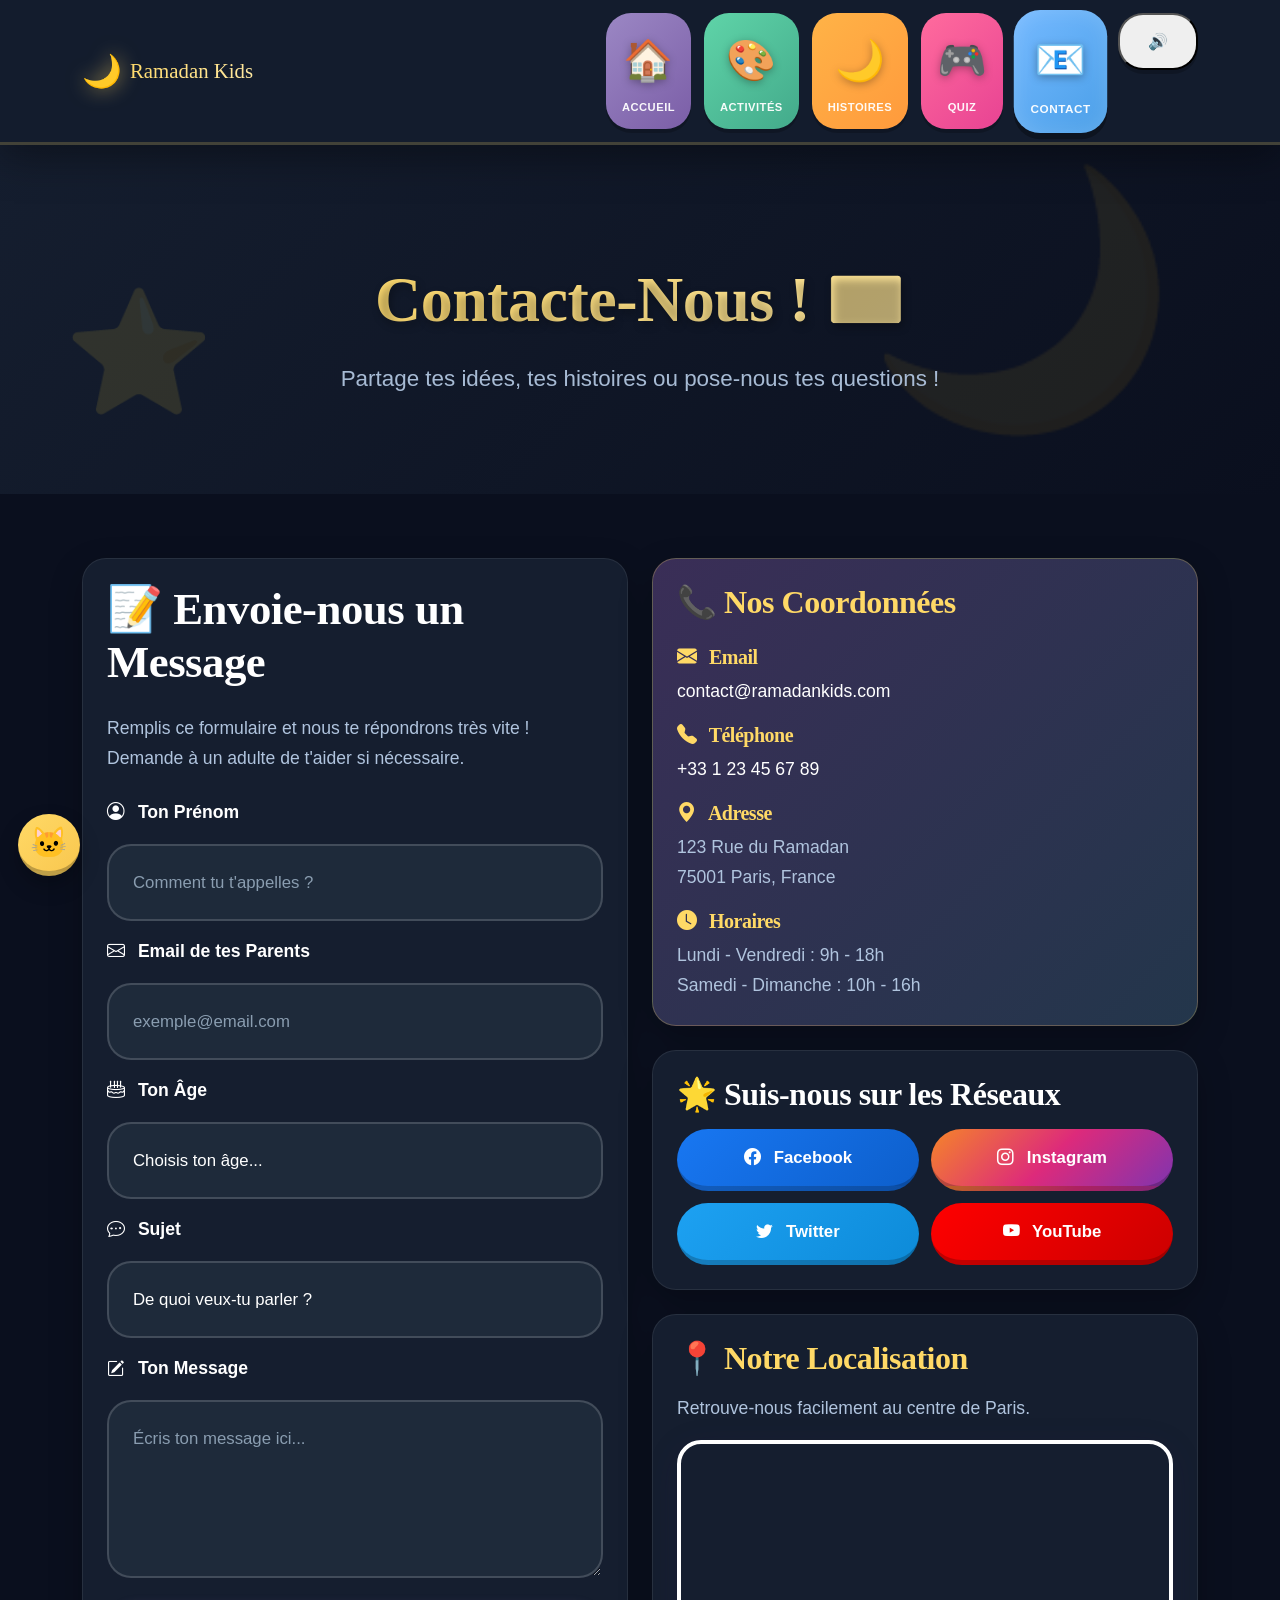
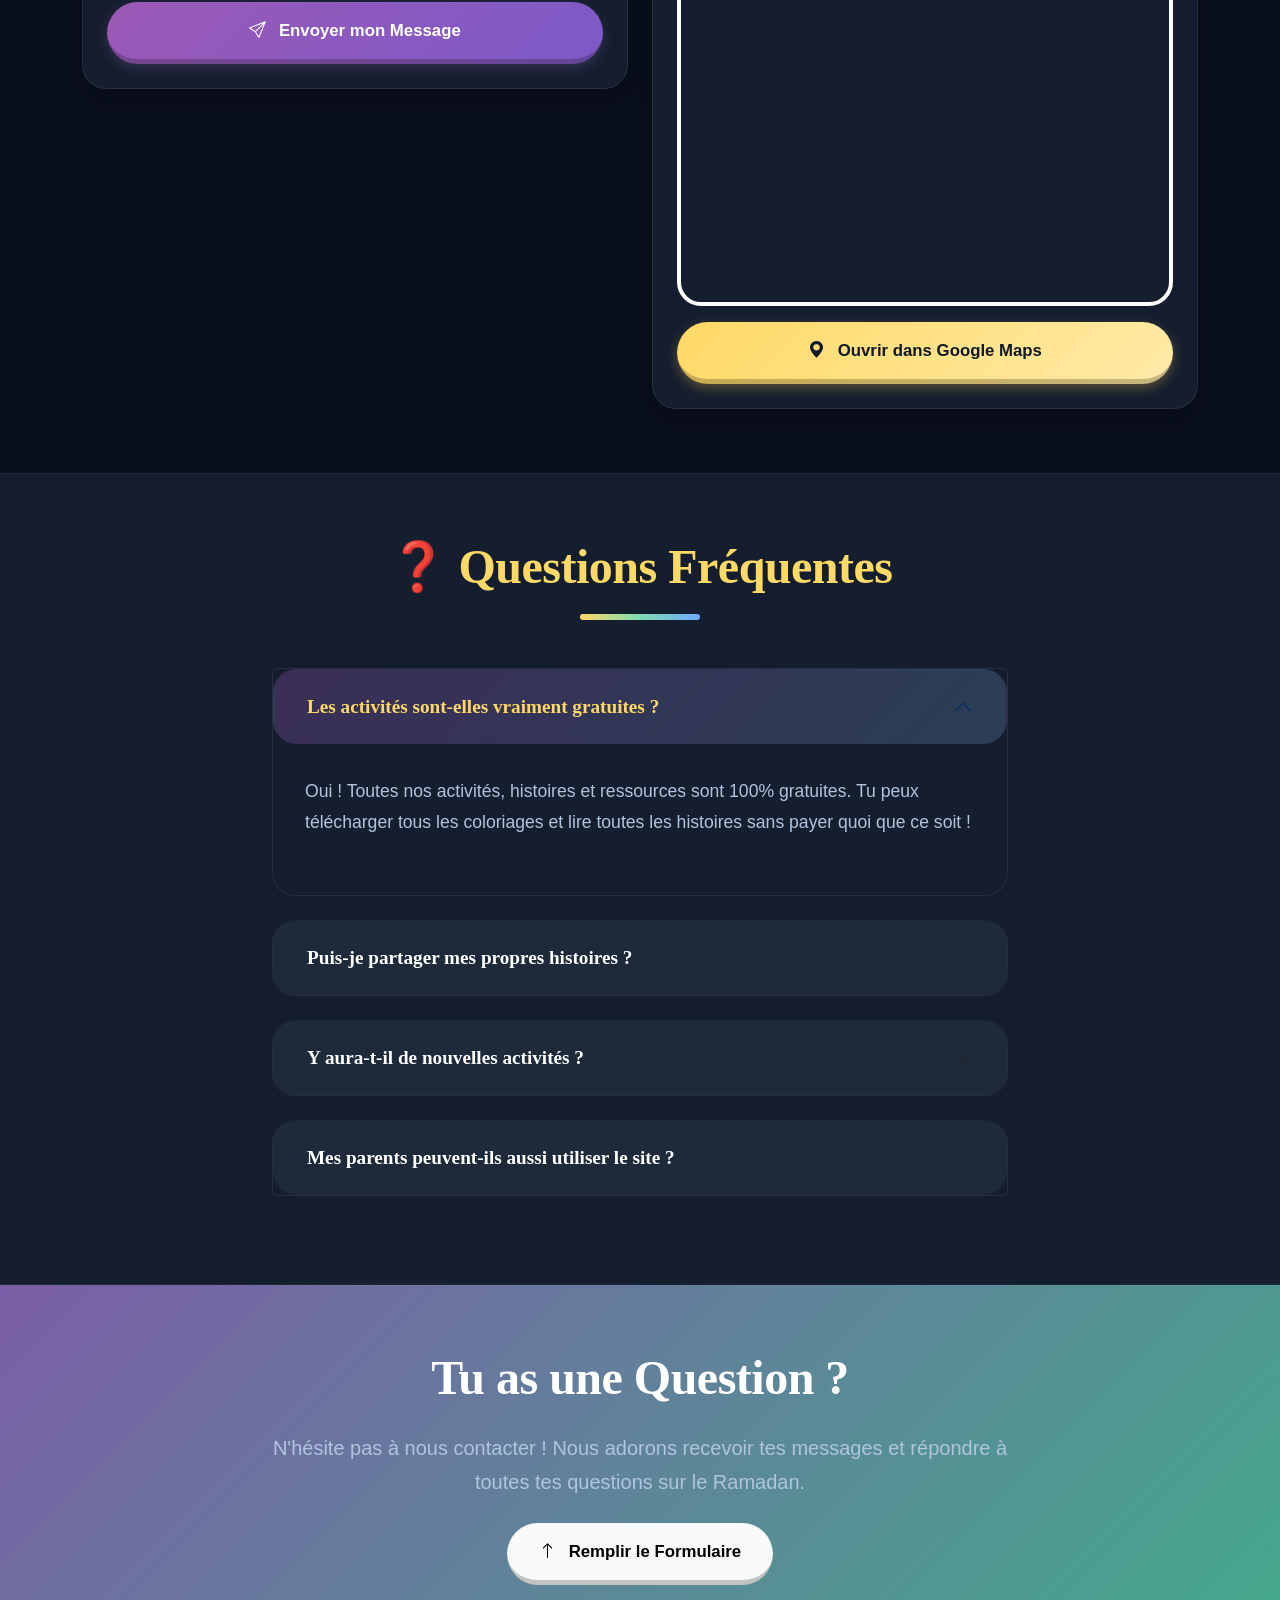
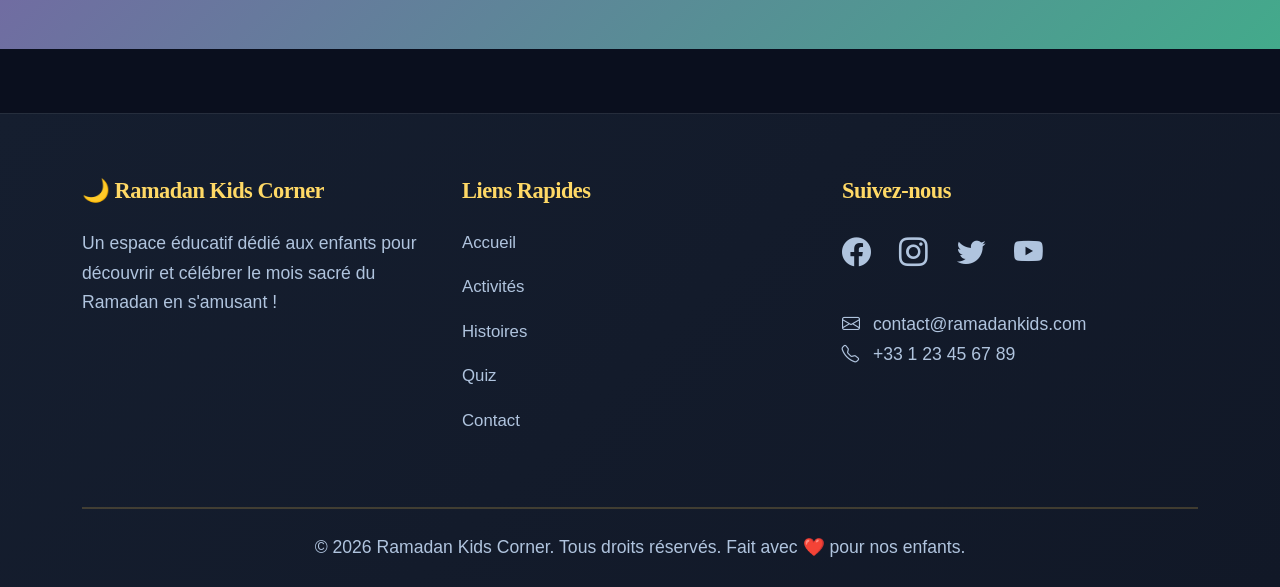
<file: contact.html>
<!DOCTYPE html>
<html lang="fr">
<head>
    <meta charset="UTF-8">
    <meta name="viewport" content="width=device-width, initial-scale=1.0">
    <meta name="description" content="Contactez Ramadan Kids Corner - Partagez vos idées et histoires">
    <title>Contact - Ramadan Kids Corner</title>
    
    <!-- Bootstrap 5 CSS -->
    <link href="https://cdn.jsdelivr.net/npm/bootstrap@5.3.2/dist/css/bootstrap.min.css" rel="stylesheet">
    
    <!-- Bootstrap Icons -->
    <link rel="stylesheet" href="https://cdn.jsdelivr.net/npm/bootstrap-icons@1.11.1/font/bootstrap-icons.css">
    
    <!-- Custom CSS -->
    <link rel="stylesheet" href="assets/css/style.css">
    <link rel="stylesheet" href="assets/css/theme-modern.css">
    <link rel="stylesheet" href="assets/css/splash-screen.css">
    <link rel="stylesheet" href="assets/css/pop-bounce.css">
</head>
<body class="contact-page">
    
    <!-- Navigation Bubble UI -->
    <nav class="navbar-bubble sticky-top">
        <div class="container">
            <!-- Logo avec Lune Souriante -->
            <a class="navbar-bubble-brand" href="index.html">
                <span class="brand-icon">🌙</span>
                <span class="brand-text">Ramadan Kids</span>
            </a>
            
            <!-- Menu Iconographique -->
            <ul class="navbar-bubble-menu">
                <li class="nav-bubble-item">
                    <a class="nav-bubble-link nav-home" href="index.html">
                        <span class="nav-bubble-icon">🏠</span>
                        <span class="nav-bubble-text">Accueil</span>
                    </a>
                </li>
                <li class="nav-bubble-item">
                    <a class="nav-bubble-link nav-activities" href="activites.html">
                        <span class="nav-bubble-icon">🎨</span>
                        <span class="nav-bubble-text">Activités</span>
                    </a>
                </li>
                <li class="nav-bubble-item">
                    <a class="nav-bubble-link nav-stories" href="histoires.html">
                        <span class="nav-bubble-icon">🌙</span>
                        <span class="nav-bubble-text">Histoires</span>
                    </a>
                </li>
                <li class="nav-bubble-item">
                    <a class="nav-bubble-link nav-quiz" href="quiz.html">
                        <span class="nav-bubble-icon">🎮</span>
                        <span class="nav-bubble-text">Quiz</span>
                    </a>
                </li>
                <li class="nav-bubble-item">
                    <a class="nav-bubble-link nav-contact active" href="contact.html">
                        <span class="nav-bubble-icon">📧</span>
                        <span class="nav-bubble-text">Contact</span>
                    </a>
                </li>
                <li class="nav-bubble-item">
                    <button type="button" id="muteBtn" class="nav-bubble-link sound-enabled" title="Activer/Désactiver le son">
                        <span class="nav-bubble-icon">🔊</span>
                    </button>
                </li>
            </ul>
        </div>
    </nav>

    <!-- Hero Section -->
    <section class="hero-section">
        <div class="container">
            <div class="row align-items-center">
                <div class="col-lg-8 mx-auto text-center">
                    <h1 class="hero-title">Contacte-Nous ! 💌</h1>
                    <p class="hero-subtitle">Partage tes idées, tes histoires ou pose-nous tes questions !</p>
                </div>
            </div>
        </div>
    </section>

    <!-- Contact Form Section -->
    <section class="section">
        <div class="container">
            <div class="row align-items-start">
                <!-- Contact Form -->
                <div class="col-lg-6 mb-4 contact-column">
                    <div class="card p-4">
                        <h2 class="mb-4">📝 Envoie-nous un Message</h2>
                        <p class="mb-4">
                            Remplis ce formulaire et nous te répondrons très vite ! Demande à un adulte de t'aider 
                            si nécessaire.
                        </p>
                        
                        <form id="contactForm" novalidate>
                            <!-- Name Field -->
                            <div class="mb-3">
                                <label for="name" class="form-label fw-bold">
                                    <i class="bi bi-person-circle me-2"></i> Ton Prénom
                                </label>
                                <input type="text" class="form-control" id="name" name="name" 
                                       placeholder="Comment tu t'appelles ?" required>
                            </div>

                            <!-- Email Field -->
                            <div class="mb-3">
                                <label for="email" class="form-label fw-bold">
                                    <i class="bi bi-envelope me-2"></i> Email de tes Parents
                                </label>
                                <input type="email" class="form-control" id="email" name="email" 
                                       placeholder="exemple@email.com" required>
                            </div>

                            <!-- Age Field -->
                            <div class="mb-3">
                                <label for="age" class="form-label fw-bold">
                                    <i class="bi bi-cake2 me-2"></i> Ton Âge
                                </label>
                                <select class="form-control" id="age" name="age" required>
                                    <option value="">Choisis ton âge...</option>
                                    <option value="6">6 ans</option>
                                    <option value="7">7 ans</option>
                                    <option value="8">8 ans</option>
                                    <option value="9">9 ans</option>
                                    <option value="10">10 ans</option>
                                    <option value="11">11 ans</option>
                                    <option value="12">12 ans</option>
                                    <option value="13+">Plus de 12 ans</option>
                                </select>
                            </div>

                            <!-- Subject Field -->
                            <div class="mb-3">
                                <label for="subject" class="form-label fw-bold">
                                    <i class="bi bi-chat-dots me-2"></i> Sujet
                                </label>
                                <select class="form-control" id="subject" name="subject" required>
                                    <option value="">De quoi veux-tu parler ?</option>
                                    <option value="question">J'ai une question</option>
                                    <option value="story">Je veux partager mon histoire</option>
                                    <option value="idea">J'ai une idée d'activité</option>
                                    <option value="feedback">J'aime votre site !</option>
                                    <option value="other">Autre chose</option>
                                </select>
                            </div>

                            <!-- Message Field -->
                            <div class="mb-4">
                                <label for="message" class="form-label fw-bold">
                                    <i class="bi bi-pencil-square me-2"></i> Ton Message
                                </label>
                                <textarea class="form-control" id="message" name="message" rows="5" 
                                          placeholder="Écris ton message ici..." required></textarea>
                            </div>

                            <!-- Submit Button -->
                            <div class="d-grid">
                                <button type="submit" class="btn btn-primary btn-lg">
                                    <i class="bi bi-send me-2"></i> Envoyer mon Message
                                </button>
                            </div>
                        </form>
                    </div>
                </div>

                <!-- Contact Info & Map -->
                <div class="col-lg-6 contact-column">
                    <!-- Contact Info Cards -->
                    <div class="card mb-4 p-4 contact-highlight-card">
                        <h3 class="mb-4">📞 Nos Coordonnées</h3>
                        <div class="mb-3 contact-detail">
                            <h5><i class="bi bi-envelope-fill me-2"></i> Email</h5>
                            <p><a href="mailto:contact@ramadankids.com">contact@ramadankids.com</a></p>
                        </div>
                        <div class="mb-3 contact-detail">
                            <h5><i class="bi bi-telephone-fill me-2"></i> Téléphone</h5>
                            <p><a href="tel:+33123456789">+33 1 23 45 67 89</a></p>
                        </div>
                        <div class="mb-3 contact-detail">
                            <h5><i class="bi bi-geo-alt-fill me-2"></i> Adresse</h5>
                            <p>123 Rue du Ramadan<br>75001 Paris, France</p>
                        </div>
                        <div class="contact-detail">
                            <h5><i class="bi bi-clock-fill me-2"></i> Horaires</h5>
                            <p>Lundi - Vendredi : 9h - 18h<br>
                            Samedi - Dimanche : 10h - 16h</p>
                        </div>
                    </div>

                    <!-- Social Media -->
                    <div class="card p-4 mb-4">
                        <h3 class="mb-3">🌟 Suis-nous sur les Réseaux</h3>
                        <div class="contact-social-grid">
                            <a href="https://www.facebook.com/" target="_blank" rel="noopener noreferrer" class="btn social-link-btn social-facebook" aria-label="Facebook">
                                <i class="bi bi-facebook me-2"></i> Facebook
                            </a>
                            <a href="https://www.instagram.com/" target="_blank" rel="noopener noreferrer" class="btn social-link-btn social-instagram" aria-label="Instagram">
                                <i class="bi bi-instagram me-2"></i> Instagram
                            </a>
                            <a href="https://twitter.com/" target="_blank" rel="noopener noreferrer" class="btn social-link-btn social-twitter" aria-label="Twitter">
                                <i class="bi bi-twitter me-2"></i> Twitter
                            </a>
                            <a href="https://www.youtube.com/" target="_blank" rel="noopener noreferrer" class="btn social-link-btn social-youtube" aria-label="YouTube">
                                <i class="bi bi-youtube me-2"></i> YouTube
                            </a>
                        </div>
                    </div>

                    <!-- Map / Localisation -->
                    <div class="card p-4 location-card">
                        <h3 class="mb-3">📍 Notre Localisation</h3>
                        <p class="mb-3">Retrouve-nous facilement au centre de Paris.</p>
                        <div class="map-container mb-3">
                            <iframe 
                                src="https://www.google.com/maps?q=Paris%2C%20France&output=embed" 
                                title="Localisation Ramadan Kids Corner"
                                allowfullscreen="" 
                                loading="lazy" 
                                referrerpolicy="no-referrer-when-downgrade">
                            </iframe>
                        </div>
                        <div class="location-actions">
                            <a href="https://www.google.com/maps/search/?api=1&query=Paris%2C%20France" target="_blank" rel="noopener noreferrer" class="btn btn-warning w-100">
                                <i class="bi bi-geo-alt-fill me-2"></i> Ouvrir dans Google Maps
                            </a>
                        </div>
                    </div>
                </div>
            </div>
        </div>
    </section>

    <!-- FAQ Section -->
    <section class="section surface-panel">
        <div class="container">
            <h2 class="section-title">❓ Questions Fréquentes</h2>
            
            <div class="row">
                <div class="col-lg-8 mx-auto">
                    <div class="accordion" id="faqAccordion">
                        
                        <div class="accordion-item">
                            <h2 class="accordion-header">
                                <button class="accordion-button" type="button" data-bs-toggle="collapse" 
                                        data-bs-target="#faq1" aria-expanded="true" aria-controls="faq1">
                                    Les activités sont-elles vraiment gratuites ?
                                </button>
                            </h2>
                            <div id="faq1" class="accordion-collapse collapse show" data-bs-parent="#faqAccordion">
                                <div class="accordion-body">
                                    <p>
                                        Oui ! Toutes nos activités, histoires et ressources sont 100% gratuites. 
                                        Tu peux télécharger tous les coloriages et lire toutes les histoires sans payer 
                                        quoi que ce soit !
                                    </p>
                                </div>
                            </div>
                        </div>

                        <div class="accordion-item">
                            <h2 class="accordion-header">
                                <button class="accordion-button collapsed" type="button" data-bs-toggle="collapse" 
                                        data-bs-target="#faq2" aria-expanded="false" aria-controls="faq2">
                                    Puis-je partager mes propres histoires ?
                                </button>
                            </h2>
                            <div id="faq2" class="accordion-collapse collapse" data-bs-parent="#faqAccordion">
                                <div class="accordion-body">
                                    <p>
                                        Absolument ! Nous adorons recevoir les histoires créées par les enfants. 
                                        Utilise le formulaire ci-dessus pour nous envoyer ton histoire. Avec la permission 
                                        de tes parents, nous pourrions la publier sur notre site !
                                    </p>
                                </div>
                            </div>
                        </div>

                        <div class="accordion-item">
                            <h2 class="accordion-header">
                                <button class="accordion-button collapsed" type="button" data-bs-toggle="collapse" 
                                        data-bs-target="#faq3" aria-expanded="false" aria-controls="faq3">
                                    Y aura-t-il de nouvelles activités ?
                                </button>
                            </h2>
                            <div id="faq3" class="accordion-collapse collapse" data-bs-parent="#faqAccordion">
                                <div class="accordion-body">
                                    <p>
                                        Oui ! Nous ajoutons régulièrement de nouvelles activités, histoires et recettes. 
                                        Reviens nous voir souvent pour découvrir les nouveautés !
                                    </p>
                                </div>
                            </div>
                        </div>

                        <div class="accordion-item">
                            <h2 class="accordion-header">
                                <button class="accordion-button collapsed" type="button" data-bs-toggle="collapse" 
                                        data-bs-target="#faq4" aria-expanded="false" aria-controls="faq4">
                                    Mes parents peuvent-ils aussi utiliser le site ?
                                </button>
                            </h2>
                            <div id="faq4" class="accordion-collapse collapse" data-bs-parent="#faqAccordion">
                                <div class="accordion-body">
                                    <p>
                                        Bien sûr ! Nos activités sont parfaites pour toute la famille. Les parents peuvent 
                                        aider les plus jeunes avec les recettes et les bricolages. C'est encore plus amusant 
                                        quand on fait les activités ensemble !
                                    </p>
                                </div>
                            </div>
                        </div>

                    </div>
                </div>
            </div>
        </div>
    </section>

    <!-- Call to Action -->
    <section class="section" style="background: linear-gradient(135deg, #7B5EA7 0%, #43AA8B 100%);">
        <div class="container">
            <div class="row">
                <div class="col-lg-8 mx-auto text-center text-white">
                    <h2 class="display-5 fw-bold mb-4">Tu as une Question ?</h2>
                    <p class="lead mb-4">
                        N'hésite pas à nous contacter ! Nous adorons recevoir tes messages et répondre à toutes 
                        tes questions sur le Ramadan.
                    </p>
                    <a href="#contactForm" class="btn btn-light btn-lg">
                        <i class="bi bi-arrow-up me-2"></i> Remplir le Formulaire
                    </a>
                </div>
            </div>
        </div>
    </section>

    <!-- Footer -->
    <footer class="footer">
        <div class="container">
            <div class="row">
                <div class="col-md-4 mb-4">
                    <h5>🌙 Ramadan Kids Corner</h5>
                    <p>Un espace éducatif dédié aux enfants pour découvrir et célébrer le mois sacré du Ramadan en s'amusant !</p>
                </div>
                <div class="col-md-4 mb-4">
                    <h5>Liens Rapides</h5>
                    <a href="index.html">Accueil</a>
                    <a href="activites.html">Activités</a>
                    <a href="histoires.html">Histoires</a>
                    <a href="quiz.html">Quiz</a>
                    <a href="contact.html">Contact</a>
                </div>
                <div class="col-md-4 mb-4">
                    <h5>Suivez-nous</h5>
                    <div class="social-links">
                        <a href="#" aria-label="Facebook"><i class="bi bi-facebook"></i></a>
                        <a href="#" aria-label="Instagram"><i class="bi bi-instagram"></i></a>
                        <a href="#" aria-label="Twitter"><i class="bi bi-twitter"></i></a>
                        <a href="#" aria-label="YouTube"><i class="bi bi-youtube"></i></a>
                    </div>
                    <p class="mt-3">
                        <i class="bi bi-envelope me-2"></i> contact@ramadankids.com<br>
                        <i class="bi bi-telephone me-2"></i> +33 1 23 45 67 89
                    </p>
                </div>
            </div>
            <div class="footer-bottom">
                <p class="mb-0">&copy; 2026 Ramadan Kids Corner. Tous droits réservés. Fait avec ❤️ pour nos enfants.</p>
            </div>
        </div>
    </footer>

    <!-- Bootstrap 5 JS Bundle -->
    <script src="https://cdn.jsdelivr.net/npm/bootstrap@5.3.2/dist/js/bootstrap.bundle.min.js"></script>
    
    <!-- Custom JavaScript -->
    <script src="assets/js/main.js"></script>
    <script src="assets/js/splash-screen.js"></script>
        <script src="assets/js/immersive-sound.js"></script>
    <script src="assets/js/pop-bounce.js"></script>

</body>
</html>
</file>
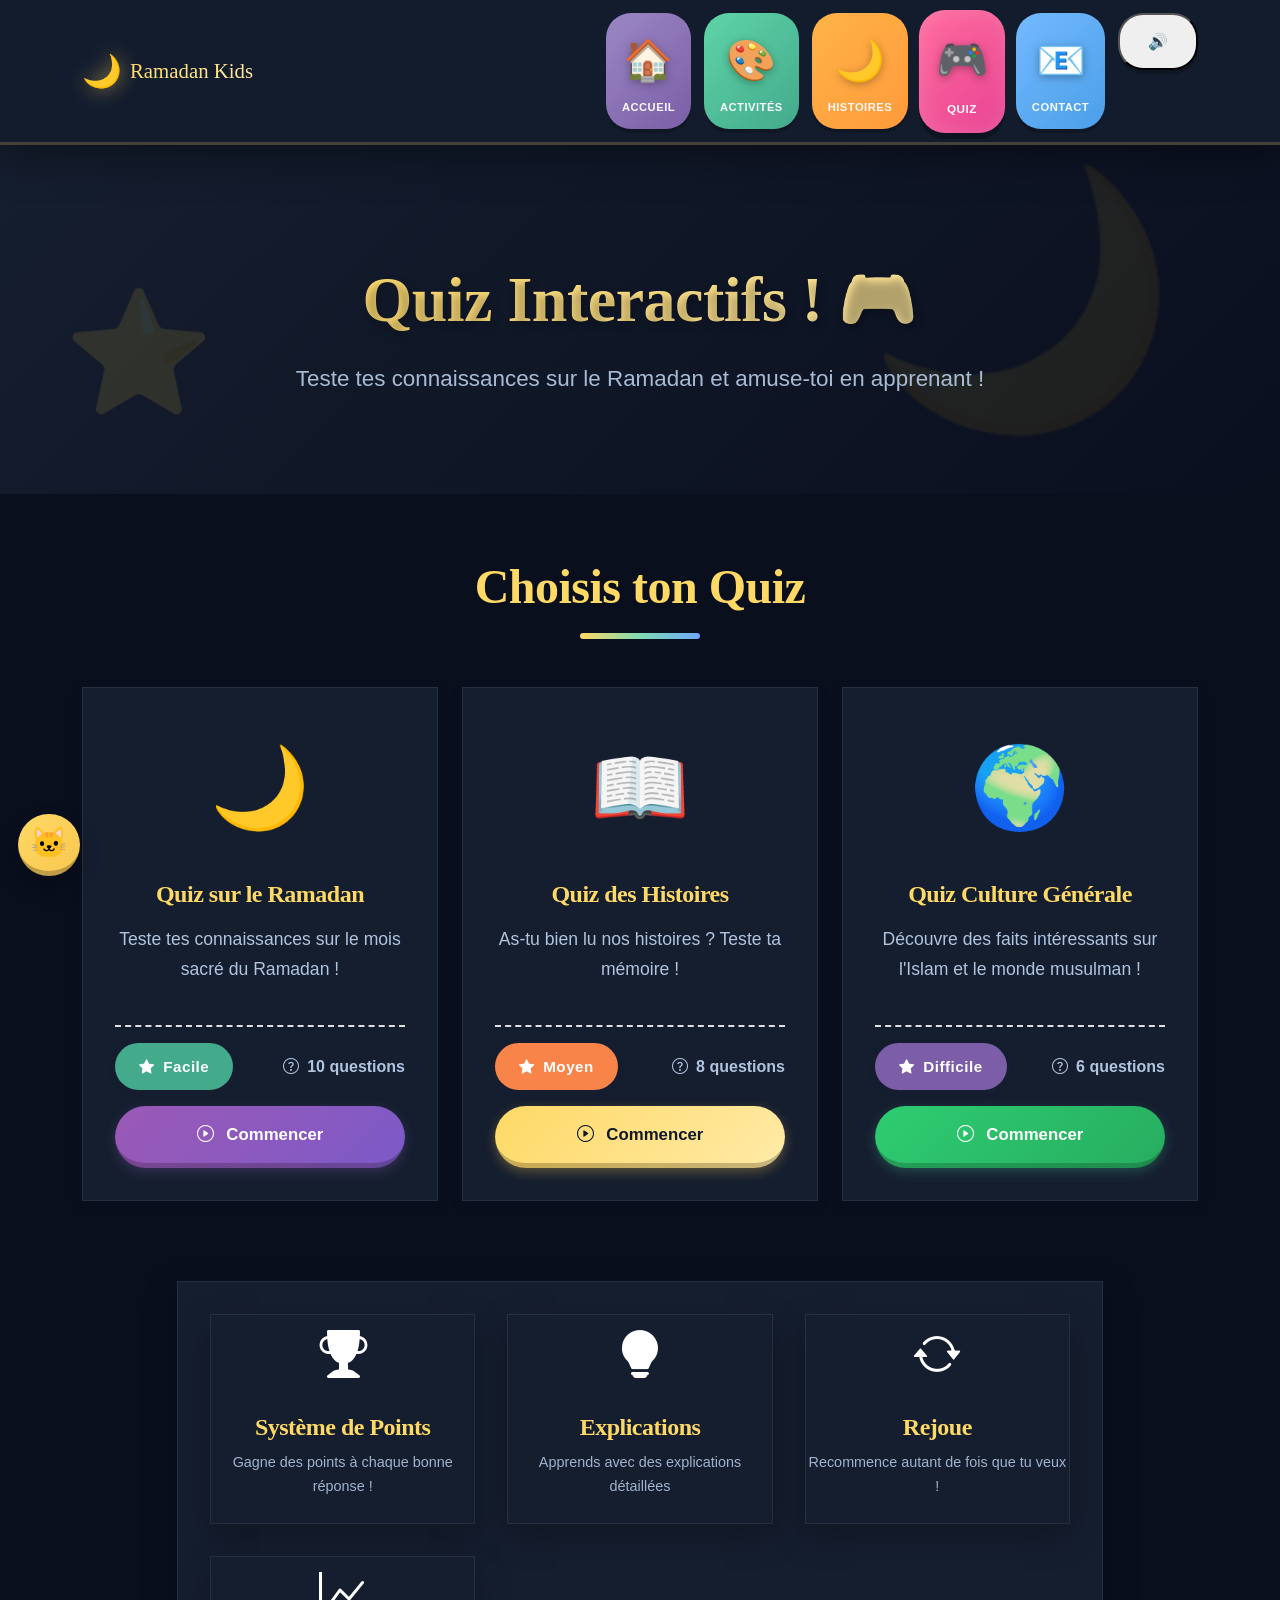
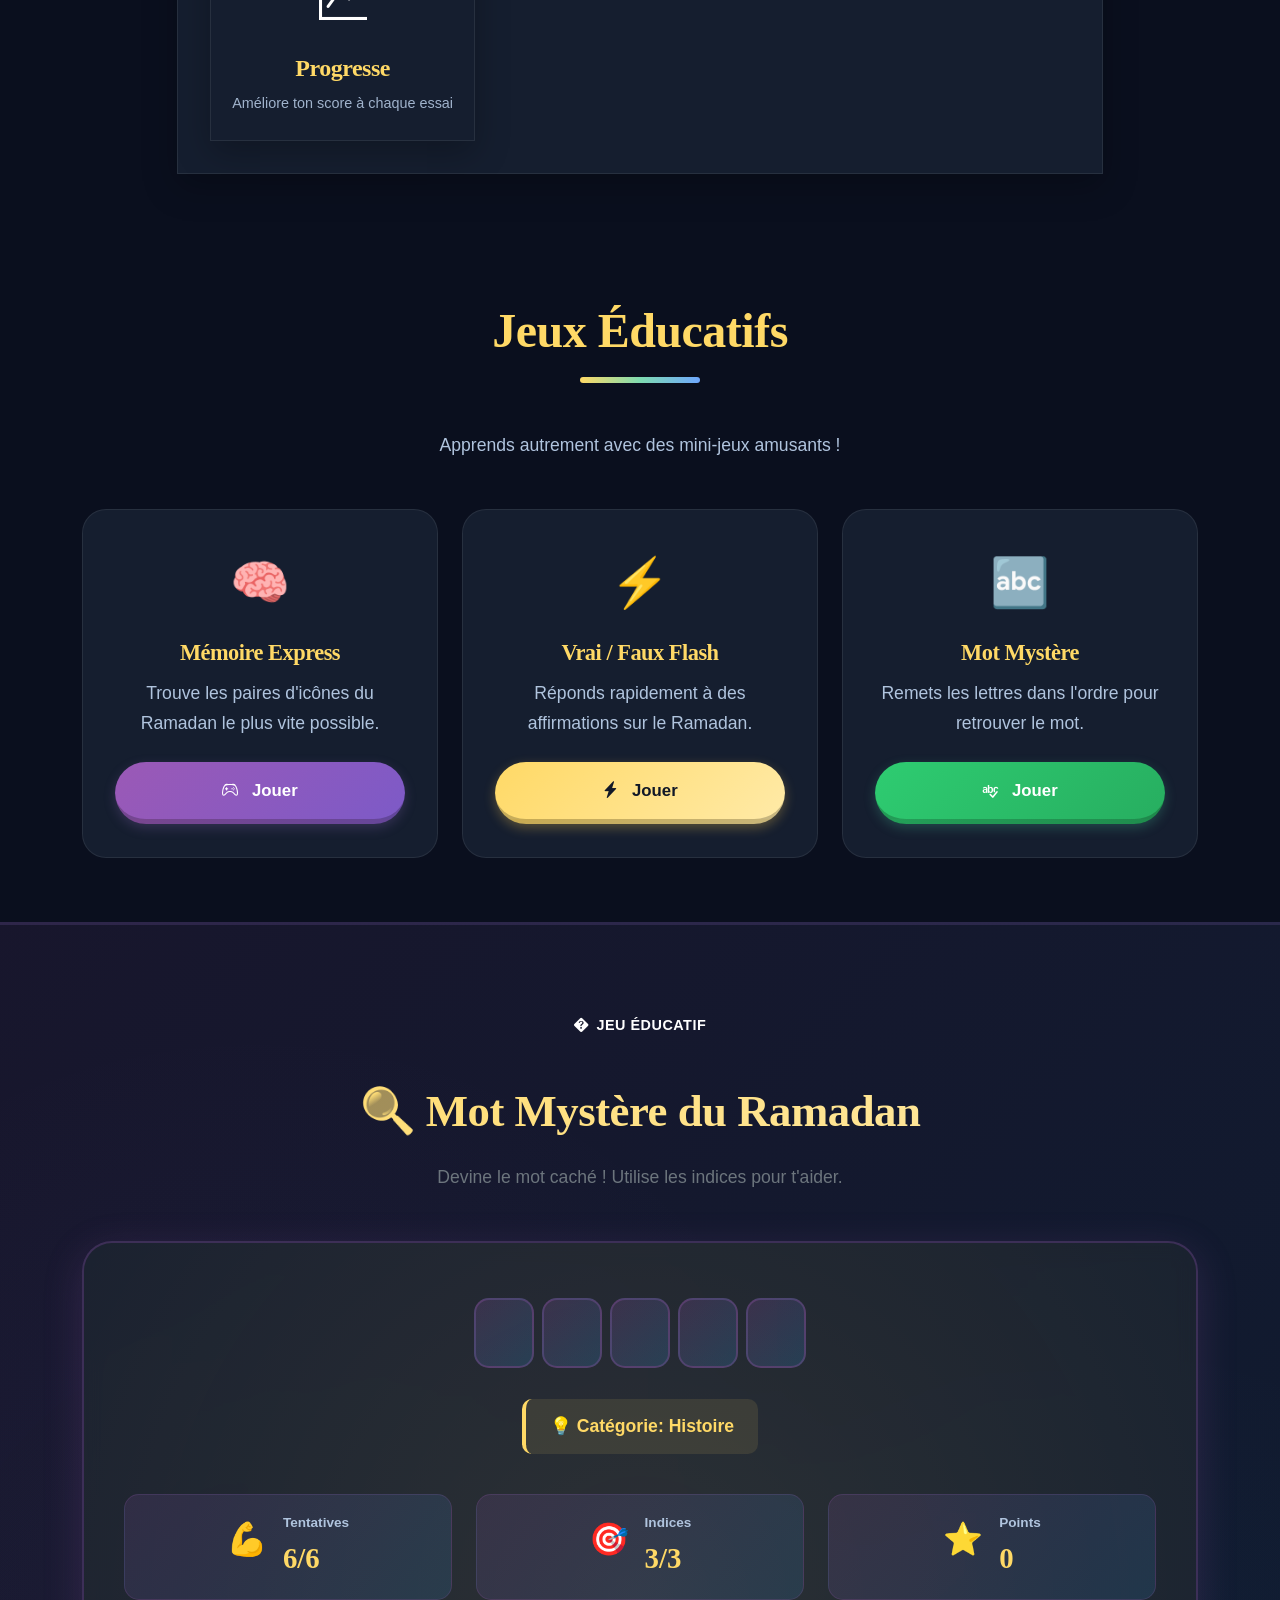
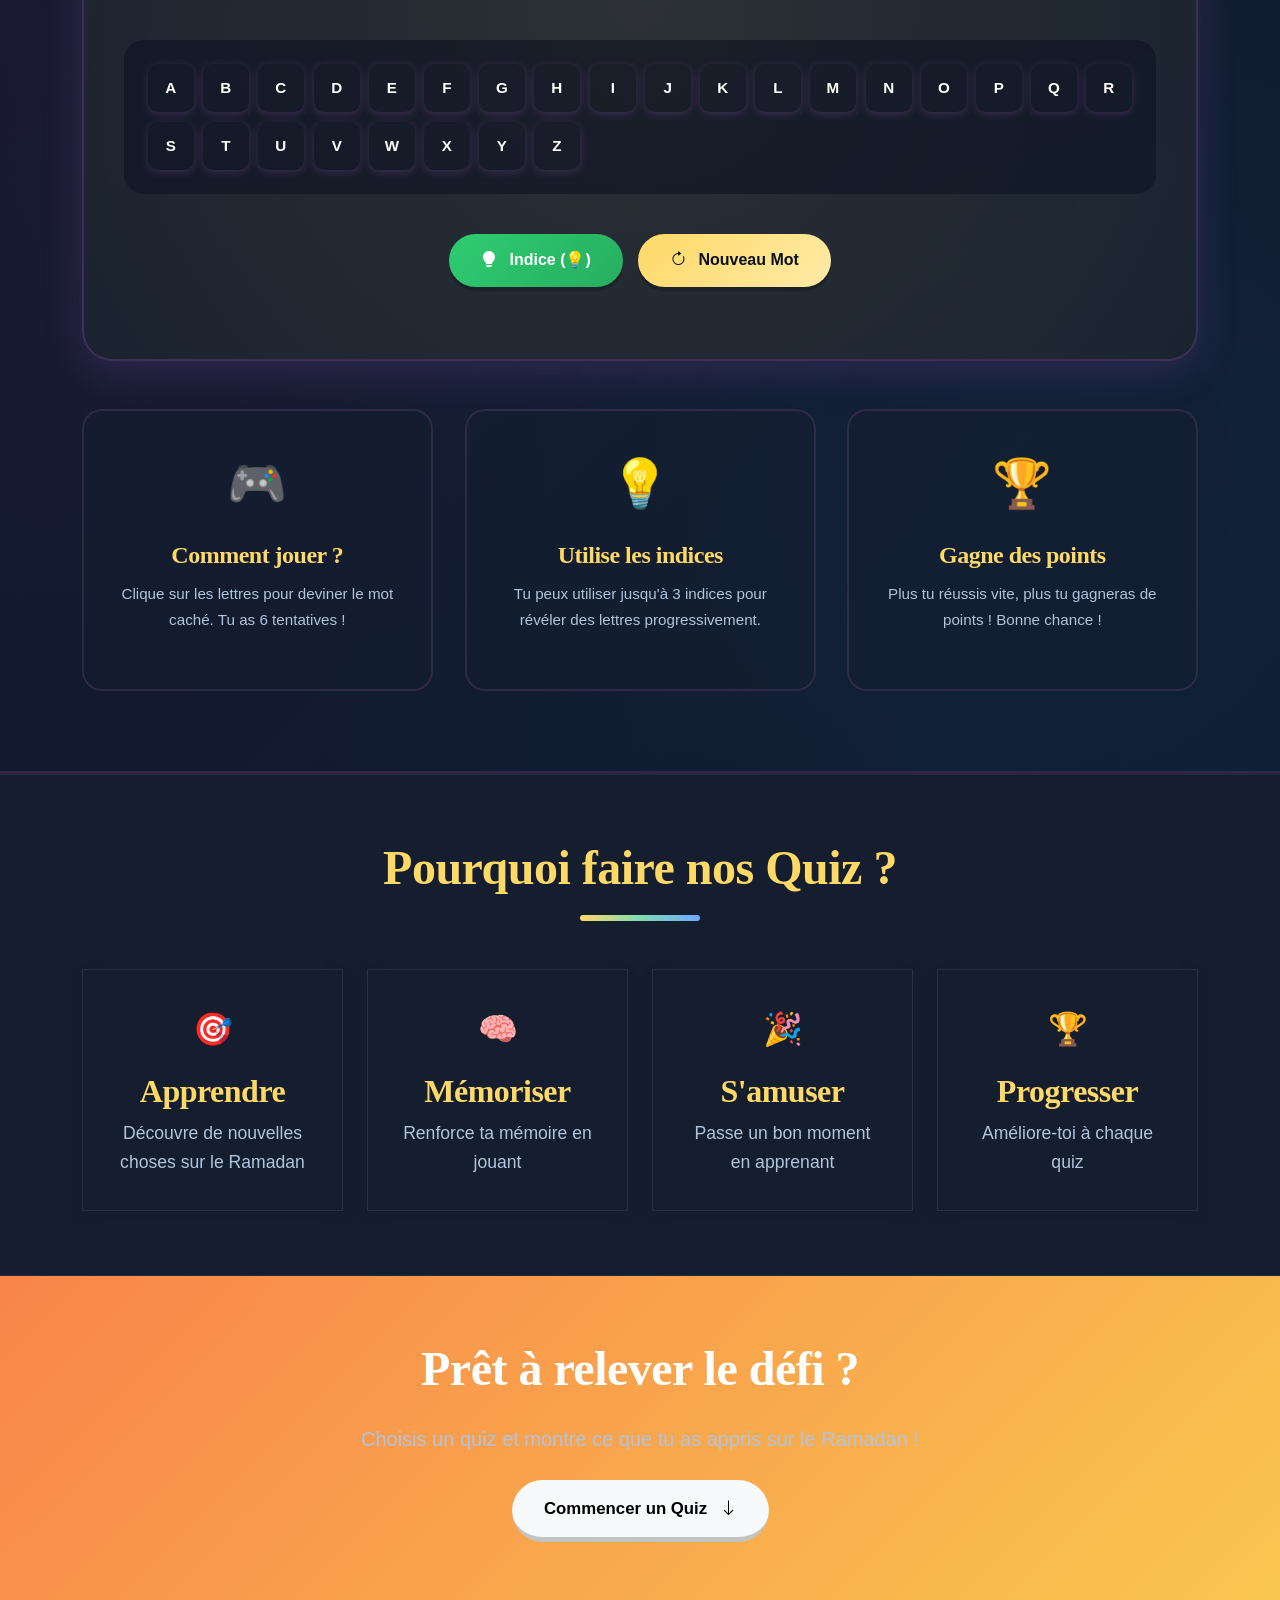
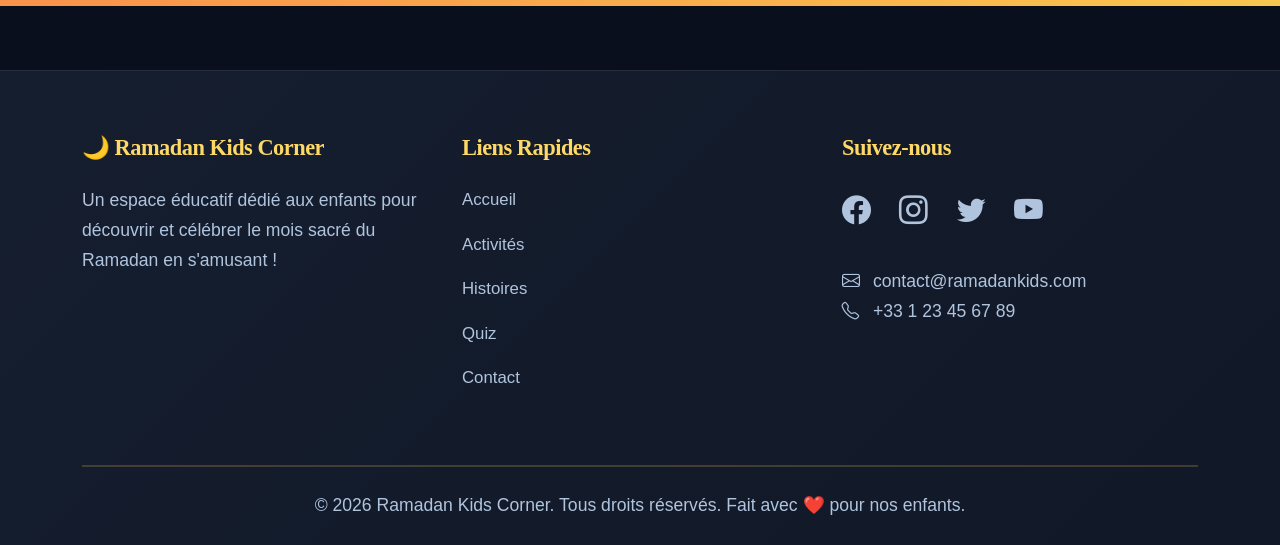
<file: quiz.html>
<!DOCTYPE html>
<html lang="fr">
<head>
    <meta charset="UTF-8">
    <meta name="viewport" content="width=device-width, initial-scale=1.0">
    <meta name="description" content="Quiz interactifs sur le Ramadan pour tester tes connaissances en t'amusant">
    <title>Quiz - Ramadan Kids Corner</title>
    
    <!-- Bootstrap 5 CSS -->
    <link href="https://cdn.jsdelivr.net/npm/bootstrap@5.3.2/dist/css/bootstrap.min.css" rel="stylesheet">
    
    <!-- Bootstrap Icons -->
    <link rel="stylesheet" href="https://cdn.jsdelivr.net/npm/bootstrap-icons@1.11.1/font/bootstrap-icons.css">
    
    <!-- Custom CSS -->
    <link rel="stylesheet" href="assets/css/style.css">
    <link rel="stylesheet" href="assets/css/theme-modern.css">
    <link rel="stylesheet" href="assets/css/quiz.css">
    <link rel="stylesheet" href="assets/css/splash-screen.css">
    <link rel="stylesheet" href="assets/css/pop-bounce.css">
</head>
<body>
    
    <!-- Navigation Bubble UI -->
    <nav class="navbar-bubble sticky-top">
        <div class="container">
            <!-- Logo avec Lune Souriante -->
            <a class="navbar-bubble-brand" href="index.html">
                <span class="brand-icon">🌙</span>
                <span class="brand-text">Ramadan Kids</span>
            </a>
            
            <!-- Menu Iconographique -->
            <ul class="navbar-bubble-menu">
                <li class="nav-bubble-item">
                    <a class="nav-bubble-link nav-home" href="index.html">
                        <span class="nav-bubble-icon">🏠</span>
                        <span class="nav-bubble-text">Accueil</span>
                    </a>
                </li>
                <li class="nav-bubble-item">
                    <a class="nav-bubble-link nav-activities" href="activites.html">
                        <span class="nav-bubble-icon">🎨</span>
                        <span class="nav-bubble-text">Activités</span>
                    </a>
                </li>
                <li class="nav-bubble-item">
                    <a class="nav-bubble-link nav-stories" href="histoires.html">
                        <span class="nav-bubble-icon">🌙</span>
                        <span class="nav-bubble-text">Histoires</span>
                    </a>
                </li>
                <li class="nav-bubble-item">
                    <a class="nav-bubble-link nav-quiz active" href="quiz.html">
                        <span class="nav-bubble-icon">🎮</span>
                        <span class="nav-bubble-text">Quiz</span>
                    </a>
                </li>
                <li class="nav-bubble-item">
                    <a class="nav-bubble-link nav-contact" href="contact.html">
                        <span class="nav-bubble-icon">📧</span>
                        <span class="nav-bubble-text">Contact</span>
                    </a>
                </li>
                <li class="nav-bubble-item">
                    <button type="button" id="muteBtn" class="nav-bubble-link sound-enabled" title="Activer/Désactiver le son">
                        <span class="nav-bubble-icon">🔊</span>
                    </button>
                </li>
            </ul>
        </div>
    </nav>

    <!-- Hero Section -->
    <section class="hero-section">
        <div class="container">
            <div class="row align-items-center">
                <div class="col-lg-8 mx-auto text-center">
                    <h1 class="hero-title">Quiz Interactifs ! 🎮</h1>
                    <p class="hero-subtitle">Teste tes connaissances sur le Ramadan et amuse-toi en apprenant !</p>
                </div>
            </div>
        </div>
    </section>

    <!-- Quiz Selection Section -->
    <section class="section" id="quizSelection">
        <div class="container">
            <h2 class="section-title">Choisis ton Quiz</h2>
            
            <div class="row g-4">
                <!-- Quiz 1: Ramadan -->
                <div class="col-md-6 col-lg-4">
                    <div class="quiz-card">
                        <div class="quiz-icon">🌙</div>
                        <h3 class="quiz-card-title">Quiz sur le Ramadan</h3>
                        <p class="quiz-card-description">
                            Teste tes connaissances sur le mois sacré du Ramadan !
                        </p>
                        <div class="quiz-meta">
                            <span class="badge badge-green"><i class="bi bi-star-fill me-1"></i> Facile</span>
                            <span class="quiz-questions"><i class="bi bi-question-circle me-1"></i> 10 questions</span>
                        </div>
                        <button class="btn btn-primary btn-lg w-100 mt-3" onclick="selectQuiz('quiz-ramadan.json')">
                            <i class="bi bi-play-circle me-2"></i> Commencer
                        </button>
                    </div>
                </div>

                <!-- Quiz 2: Histoires -->
                <div class="col-md-6 col-lg-4">
                    <div class="quiz-card">
                        <div class="quiz-icon">📖</div>
                        <h3 class="quiz-card-title">Quiz des Histoires</h3>
                        <p class="quiz-card-description">
                            As-tu bien lu nos histoires ? Teste ta mémoire !
                        </p>
                        <div class="quiz-meta">
                            <span class="badge badge-orange"><i class="bi bi-star-fill me-1"></i> Moyen</span>
                            <span class="quiz-questions"><i class="bi bi-question-circle me-1"></i> 8 questions</span>
                        </div>
                        <button class="btn btn-warning btn-lg w-100 mt-3" onclick="selectQuiz('quiz-histoire.json')">
                            <i class="bi bi-play-circle me-2"></i> Commencer
                        </button>
                    </div>
                </div>

                <!-- Quiz 3: Culture Générale -->
                <div class="col-md-6 col-lg-4">
                    <div class="quiz-card">
                        <div class="quiz-icon">🌍</div>
                        <h3 class="quiz-card-title">Quiz Culture Générale</h3>
                        <p class="quiz-card-description">
                            Découvre des faits intéressants sur l'Islam et le monde musulman !
                        </p>
                        <div class="quiz-meta">
                            <span class="badge badge-purple"><i class="bi bi-star-fill me-1"></i> Difficile</span>
                            <span class="quiz-questions"><i class="bi bi-question-circle me-1"></i> 6 questions</span>
                        </div>
                        <button class="btn btn-success btn-lg w-100 mt-3" onclick="selectQuiz('quiz-culture.json')">
                            <i class="bi bi-play-circle me-2"></i> Commencer
                        </button>
                    </div>
                </div>
            </div>

            <!-- Quiz Features -->
            <div class="row mt-5">
                <div class="col-lg-10 mx-auto">
                    <div class="quiz-features">
                        <div class="feature-item">
                            <i class="bi bi-trophy-fill"></i>
                            <h4>Système de Points</h4>
                            <p>Gagne des points à chaque bonne réponse !</p>
                        </div>
                        <div class="feature-item">
                            <i class="bi bi-lightbulb-fill"></i>
                            <h4>Explications</h4>
                            <p>Apprends avec des explications détaillées</p>
                        </div>
                        <div class="feature-item">
                            <i class="bi bi-arrow-repeat"></i>
                            <h4>Rejoue</h4>
                            <p>Recommence autant de fois que tu veux !</p>
                        </div>
                        <div class="feature-item">
                            <i class="bi bi-graph-up"></i>
                            <h4>Progresse</h4>
                            <p>Améliore ton score à chaque essai</p>
                        </div>
                    </div>
                </div>
            </div>
        </div>
    </section>

    <!-- Educational Games Section -->
    <section class="section" id="educationalGames">
        <div class="container">
            <h2 class="section-title">Jeux Éducatifs</h2>
            <p class="text-center mb-5 quiz-games-subtitle">Apprends autrement avec des mini-jeux amusants !</p>

            <div class="row g-4">
                <div class="col-md-6 col-lg-4">
                    <div class="quiz-game-card">
                        <div class="quiz-game-icon">🧠</div>
                        <h3 class="quiz-game-title">Mémoire Express</h3>
                        <p class="quiz-game-text">Trouve les paires d'icônes du Ramadan le plus vite possible.</p>
                        <button class="btn btn-primary w-100" onclick="educationalGames.startGame('memory')">
                            <i class="bi bi-controller me-2"></i> Jouer
                        </button>
                    </div>
                </div>

                <div class="col-md-6 col-lg-4">
                    <div class="quiz-game-card">
                        <div class="quiz-game-icon">⚡</div>
                        <h3 class="quiz-game-title">Vrai / Faux Flash</h3>
                        <p class="quiz-game-text">Réponds rapidement à des affirmations sur le Ramadan.</p>
                        <button class="btn btn-warning w-100" onclick="educationalGames.startGame('trueFalse')">
                            <i class="bi bi-lightning-charge-fill me-2"></i> Jouer
                        </button>
                    </div>
                </div>

                <div class="col-md-6 col-lg-4">
                    <div class="quiz-game-card">
                        <div class="quiz-game-icon">🔤</div>
                        <h3 class="quiz-game-title">Mot Mystère</h3>
                        <p class="quiz-game-text">Remets les lettres dans l'ordre pour retrouver le mot.</p>
                        <button class="btn btn-success w-100" onclick="educationalGames.startGame('word')">
                            <i class="bi bi-spellcheck me-2"></i> Jouer
                        </button>
                    </div>
                </div>
            </div>

            <div id="gameArena" class="game-arena" style="display: none;">
                <div class="game-arena-header">
                    <h3 id="gameTitle">Jeu</h3>
                    <button class="btn btn-secondary" onclick="educationalGames.closeArena()">
                        <i class="bi bi-x-lg me-2"></i> Fermer
                    </button>
                </div>
                <div id="gameScore" class="game-score">Score: 0</div>
                <div id="gameContent"></div>
            </div>
        </div>
    </section>

    <!-- Mystery Word Game Section -->
    <section class="mystery-word-section">
        <div class="container">
            <div class="section-header mb-5" data-aos="fade-up">
                <div class="badge-hero mb-3">
                    <i class="bi bi-question-diamond-fill me-2"></i>Jeu Éducatif
                </div>
                <h2 class="gradient-title-mystery">🔍 Mot Mystère du Ramadan</h2>
                <p class="text-secondary">Devine le mot caché ! Utilise les indices pour t'aider.</p>
            </div>

            <div class="mystery-game-container">
                <!-- Game Card -->
                <div class="mystery-game-card">
                    <!-- Word Display -->
                    <div class="mystery-word-display">
                        <div class="mystery-word" id="mysteryWord">
                            <!-- Letters will be generated here -->
                        </div>
                        <div class="mystery-hint-text" id="hintText">💡 Catégorie: ?</div>
                    </div>

                    <!-- Game Stats -->
                    <div class="mystery-stats">
                        <div class="stat-item">
                            <span class="stat-icon">💪</span>
                            <div>
                                <p class="stat-label">Tentatives</p>
                                <p class="stat-value" id="mysterAttempts">6</p>
                            </div>
                        </div>
                        <div class="stat-item">
                            <span class="stat-icon">🎯</span>
                            <div>
                                <p class="stat-label">Indices</p>
                                <p class="stat-value" id="mysteryHints">3</p>
                            </div>
                        </div>
                        <div class="stat-item">
                            <span class="stat-icon">⭐</span>
                            <div>
                                <p class="stat-label">Points</p>
                                <p class="stat-value" id="mysteryScore">0</p>
                            </div>
                        </div>
                    </div>

                    <!-- Keyboard -->
                    <div class="mystery-keyboard">
                        <div id="mysterKeyboard" class="keyboard-grid">
                            <!-- Buttons will be generated here -->
                        </div>
                    </div>

                    <!-- Game Controls -->
                    <div class="mystery-controls">
                        <button class="btn btn-mystery-hint" id="hintBtn" onclick="misteryWordGame.useHint()">
                            <i class="bi bi-lightbulb-fill me-2"></i> Indice (💡)
                        </button>
                        <button class="btn btn-mystery-new" onclick="misteryWordGame.newGame()">
                            <i class="bi bi-arrow-clockwise me-2"></i> Nouveau Mot
                        </button>
                    </div>

                    <!-- Game Result Message -->
                    <div class="mystery-result" id="mysteryResult" style="display: none;">
                        <div class="result-content">
                            <div class="result-icon" id="resultIcon">🎉</div>
                            <div class="result-text" id="resultText">Bravo !</div>
                            <p class="result-message" id="resultMessage">Tu as deviné le mot !</p>
                            <button class="btn btn-mystery-again" onclick="misteryWordGame.newGame()">
                                <i class="bi bi-skip-forward me-2"></i> Mot Suivant
                            </button>
                        </div>
                    </div>
                </div>

                <!-- Game Info -->
                <div class="mystery-info-cards">
                    <div class="info-card">
                        <div class="info-icon">🎮</div>
                        <h4>Comment jouer ?</h4>
                        <p>Clique sur les lettres pour deviner le mot caché. Tu as 6 tentatives !</p>
                    </div>
                    <div class="info-card">
                        <div class="info-icon">💡</div>
                        <h4>Utilise les indices</h4>
                        <p>Tu peux utiliser jusqu'à 3 indices pour révéler des lettres progressivement.</p>
                    </div>
                    <div class="info-card">
                        <div class="info-icon">🏆</div>
                        <h4>Gagne des points</h4>
                        <p>Plus tu réussis vite, plus tu gagneras de points ! Bonne chance !</p>
                    </div>
                </div>
            </div>
        </div>
    </section>

    <!-- Quiz Container (Hidden by default) -->
    <section class="section" id="quizContainer" style="display: none;">
        <div class="container">
            <!-- Quiz Header -->
            <div class="quiz-header">
                <div class="quiz-info">
                    <h2 id="quizTitle">Quiz Title</h2>
                    <p id="quizDescription">Quiz description</p>
                </div>
                <button class="btn btn-secondary" onclick="quizManager.backToSelection()">
                    <i class="bi bi-x-lg me-2"></i> Quitter
                </button>
            </div>

            <!-- Progress Bar -->
            <div class="quiz-progress">
                <div class="progress-info">
                    <span id="progressText">0/0</span>
                </div>
                <div class="progress" style="height: 12px; border-radius: 10px;">
                    <div id="progressBar" class="progress-bar" role="progressbar" 
                         style="width: 0%; background: linear-gradient(90deg, var(--color-purple), var(--color-orange));">
                    </div>
                </div>
            </div>

            <!-- Question Container -->
            <div id="questionContainer">
                <!-- Questions will be loaded here by JavaScript -->
            </div>
        </div>
    </section>

    <!-- Loading Overlay -->
    <div id="loadingOverlay" class="loading-overlay" style="display: none;">
        <div class="loading-content">
            <div class="spinner-border text-light" role="status" style="width: 4rem; height: 4rem;">
                <span class="visually-hidden">Chargement...</span>
            </div>
            <p class="mt-3 text-white">Chargement du quiz...</p>
        </div>
    </div>

    <!-- Fun Statistics -->
    <section class="section surface-panel">
        <div class="container">
            <h2 class="section-title">Pourquoi faire nos Quiz ?</h2>
            <div class="row g-4">
                <div class="col-md-3">
                    <div class="stat-box">
                        <div class="stat-icon">🎯</div>
                        <h3>Apprendre</h3>
                        <p>Découvre de nouvelles choses sur le Ramadan</p>
                    </div>
                </div>
                <div class="col-md-3">
                    <div class="stat-box">
                        <div class="stat-icon">🧠</div>
                        <h3>Mémoriser</h3>
                        <p>Renforce ta mémoire en jouant</p>
                    </div>
                </div>
                <div class="col-md-3">
                    <div class="stat-box">
                        <div class="stat-icon">🎉</div>
                        <h3>S'amuser</h3>
                        <p>Passe un bon moment en apprenant</p>
                    </div>
                </div>
                <div class="col-md-3">
                    <div class="stat-box">
                        <div class="stat-icon">🏆</div>
                        <h3>Progresser</h3>
                        <p>Améliore-toi à chaque quiz</p>
                    </div>
                </div>
            </div>
        </div>
    </section>

    <!-- Call to Action -->
    <section class="section" style="background: linear-gradient(135deg, #F9844A 0%, #F9C74F 100%);">
        <div class="container">
            <div class="row">
                <div class="col-lg-8 mx-auto text-center text-white">
                    <h2 class="display-5 fw-bold mb-4">Prêt à relever le défi ?</h2>
                    <p class="lead mb-4">
                        Choisis un quiz et montre ce que tu as appris sur le Ramadan !
                    </p>
                    <a href="#quizSelection" class="btn btn-light btn-lg">
                        Commencer un Quiz <i class="bi bi-arrow-down ms-2"></i>
                    </a>
                </div>
            </div>
        </div>
    </section>

    <!-- Footer -->
    <footer class="footer">
        <div class="container">
            <div class="row">
                <div class="col-md-4 mb-4">
                    <h5>🌙 Ramadan Kids Corner</h5>
                    <p>Un espace éducatif dédié aux enfants pour découvrir et célébrer le mois sacré du Ramadan en s'amusant !</p>
                </div>
                <div class="col-md-4 mb-4">
                    <h5>Liens Rapides</h5>
                    <a href="index.html">Accueil</a>
                    <a href="activites.html">Activités</a>
                    <a href="histoires.html">Histoires</a>
                    <a href="quiz.html">Quiz</a>
                    <a href="contact.html">Contact</a>
                </div>
                <div class="col-md-4 mb-4">
                    <h5>Suivez-nous</h5>
                    <div class="social-links">
                        <a href="#" aria-label="Facebook"><i class="bi bi-facebook"></i></a>
                        <a href="#" aria-label="Instagram"><i class="bi bi-instagram"></i></a>
                        <a href="#" aria-label="Twitter"><i class="bi bi-twitter"></i></a>
                        <a href="#" aria-label="YouTube"><i class="bi bi-youtube"></i></a>
                    </div>
                    <p class="mt-3">
                        <i class="bi bi-envelope me-2"></i> contact@ramadankids.com<br>
                        <i class="bi bi-telephone me-2"></i> +33 1 23 45 67 89
                    </p>
                </div>
            </div>
            <div class="footer-bottom">
                <p class="mb-0">&copy; 2026 Ramadan Kids Corner. Tous droits réservés. Fait avec ❤️ pour nos enfants.</p>
            </div>
        </div>
    </footer>

    <!-- Bootstrap 5 JS Bundle -->
    <script src="https://cdn.jsdelivr.net/npm/bootstrap@5.3.2/dist/js/bootstrap.bundle.min.js"></script>
    
    <!-- Custom JavaScript -->
    <script src="assets/js/main.js"></script>
    <script src="assets/js/quiz-data.js"></script>
    <script src="assets/js/quiz.js"></script>
    <script src="assets/js/quiz-games.js"></script>
    <script src="assets/js/mystery-word.js"></script>
    <script src="assets/js/splash-screen.js"></script>
        <script src="assets/js/immersive-sound.js"></script>
    <script src="assets/js/pop-bounce.js"></script>

</body>
</html>
</file>
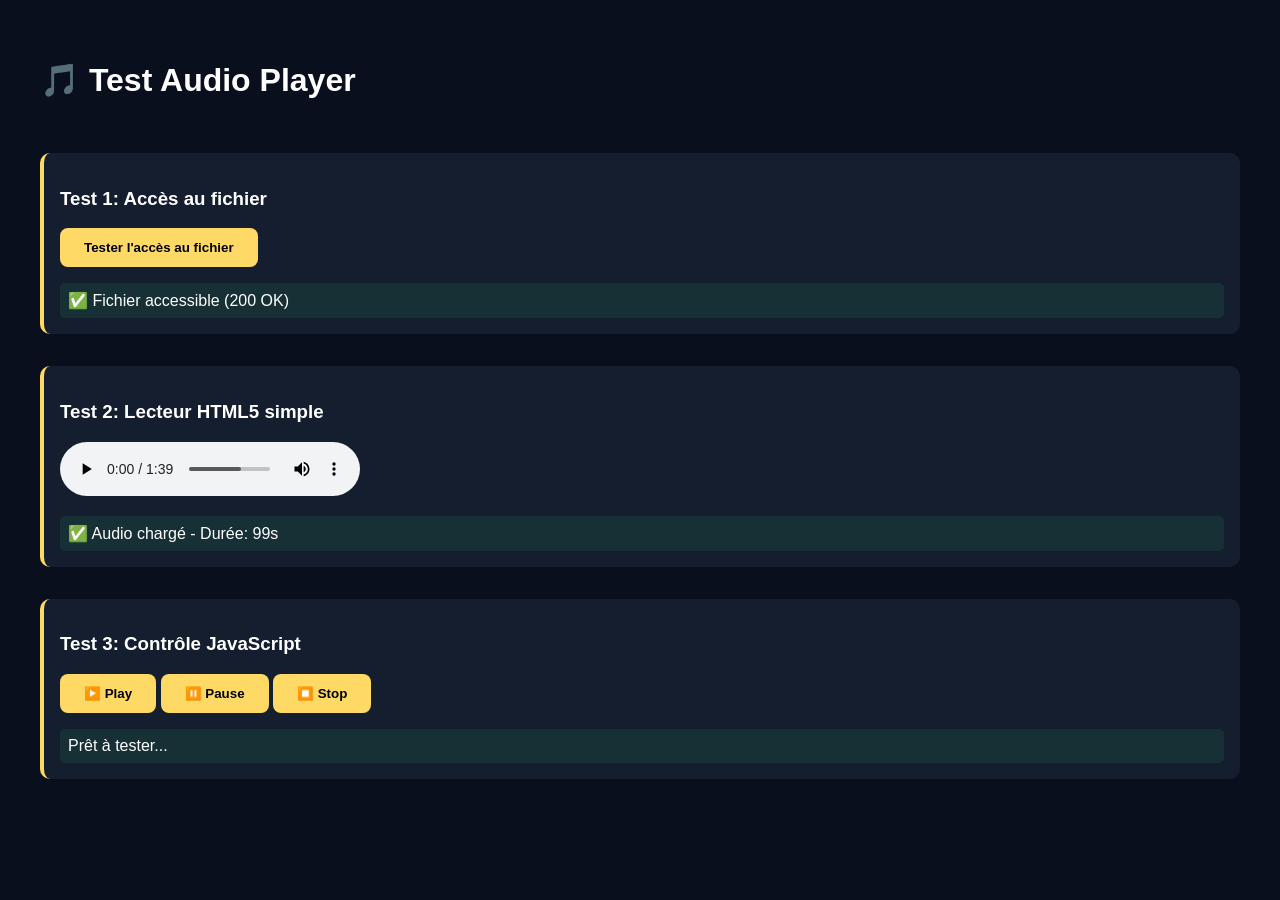
<file: test-audio.html>
<!DOCTYPE html>
<html lang="fr">
<head>
    <meta charset="UTF-8">
    <meta name="viewport" content="width=device-width, initial-scale=1.0">
    <title>Test Audio</title>
    <style>
        body {
            font-family: Arial, sans-serif;
            background: #0A0F1E;
            color: white;
            padding: 2rem;
            display: flex;
            flex-direction: column;
            gap: 2rem;
        }
        .test {
            background: #151E2F;
            padding: 1rem;
            border-radius: 10px;
            border-left: 4px solid #FFD966;
        }
        button {
            padding: 0.75rem 1.5rem;
            background: #FFD966;
            color: #000;
            border: none;
            border-radius: 8px;
            cursor: pointer;
            font-weight: bold;
        }
        button:hover { background: #FFEAA7; }
        .status { margin-top: 1rem; padding: 0.5rem; background: rgba(46, 204, 113, 0.1); border-radius: 5px; }
        .error { background: rgba(255, 107, 107, 0.1); color: #FF6B6B; }
    </style>
</head>
<body>
    <h1>🎵 Test Audio Player</h1>
    
    <div class="test">
        <h3>Test 1: Accès au fichier</h3>
        <button onclick="testFileAccess()">Tester l'accès au fichier</button>
        <div class="status" id="status1"></div>
    </div>

    <div class="test">
        <h3>Test 2: Lecteur HTML5 simple</h3>
        <audio id="testAudio" controls preload="metadata">
            <source src="assets/audio/nouh.mpeg" type="audio/mp3">
            <source src="assets/audio/nouh.mpeg" type="audio/mpeg">
            Votre navigateur ne supporte pas HTML5 audio.
        </audio>
        <div class="status" id="status2"></div>
    </div>

    <div class="test">
        <h3>Test 3: Contrôle JavaScript</h3>
        <button onclick="playAudio()">▶️ Play</button>
        <button onclick="pauseAudio()">⏸️ Pause</button>
        <button onclick="stopAudio()">⏹️ Stop</button>
        <div class="status" id="status3">Prêt à tester...</div>
    </div>

    <script>
        const audio = document.getElementById('testAudio');

        function testFileAccess() {
            const status = document.getElementById('status1');
            fetch('assets/audio/nouh.mpeg', { method: 'HEAD' })
                .then(res => {
                    status.innerHTML = `✅ Fichier accessible (${res.status} ${res.statusText})`;
                })
                .catch(err => {
                    status.classList.add('error');
                    status.innerHTML = `❌ Erreur: ${err.message}`;
                });
        }

        audio.addEventListener('loadedmetadata', () => {
            document.getElementById('status2').innerHTML = 
                `✅ Audio chargé - Durée: ${Math.floor(audio.duration)}s`;
        });

        audio.addEventListener('error', (e) => {
            document.getElementById('status2').classList.add('error');
            document.getElementById('status2').innerHTML = 
                `❌ Erreur audio: ${audio.error?.message || 'Inconnu'}`;
        });

        function playAudio() {
            audio.play().then(() => {
                document.getElementById('status3').innerHTML = '▶️ Lecture en cours...';
            }).catch(err => {
                document.getElementById('status3').classList.add('error');
                document.getElementById('status3').innerHTML = `❌ Play error: ${err.message}`;
            });
        }

        function pauseAudio() {
            audio.pause();
            document.getElementById('status3').innerHTML = '⏸️ En pause';
        }

        function stopAudio() {
            audio.pause();
            audio.currentTime = 0;
            document.getElementById('status3').innerHTML = '⏹️ Arrêté';
        }

        // Auto-test on load
        window.addEventListener('load', () => {
            setTimeout(testFileAccess, 500);
        });
    </script>
</body>
</html>
</file>
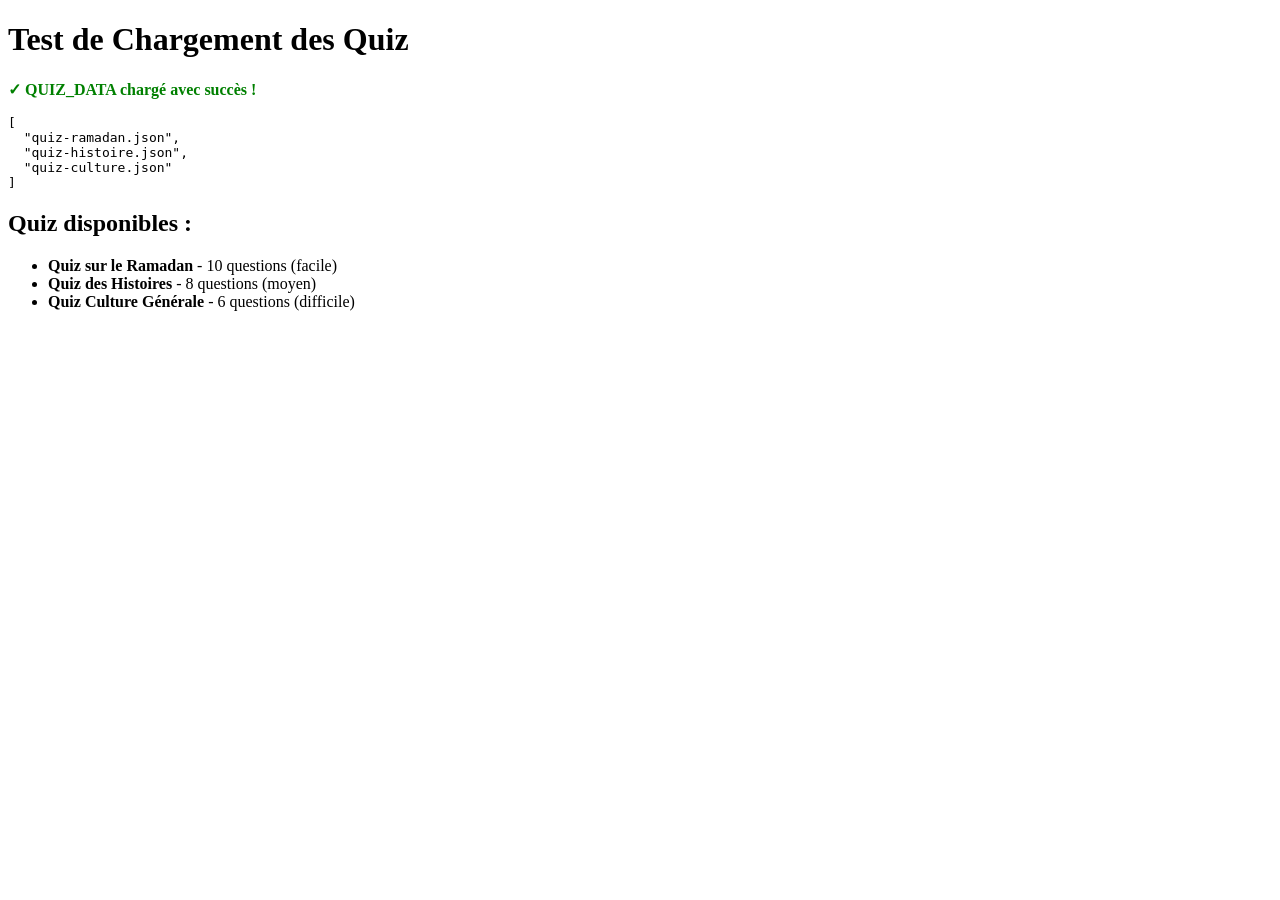
<file: test-quiz.html>
<!DOCTYPE html>
<html lang="fr">
<head>
    <meta charset="UTF-8">
    <meta name="viewport" content="width=device-width, initial-scale=1.0">
    <title>Test Quiz</title>
</head>
<body>
    <h1>Test de Chargement des Quiz</h1>
    <div id="result"></div>

    <script src="assets/js/quiz-data.js"></script>
    <script>
        const resultDiv = document.getElementById('result');
        
        if (typeof QUIZ_DATA !== 'undefined') {
            resultDiv.innerHTML = `
                <p style="color: green; font-weight: bold;">✓ QUIZ_DATA chargé avec succès !</p>
                <pre>${JSON.stringify(Object.keys(QUIZ_DATA), null, 2)}</pre>
                <h2>Quiz disponibles :</h2>
                <ul>
                    ${Object.entries(QUIZ_DATA).map(([key, quiz]) => 
                        `<li><strong>${quiz.title}</strong> - ${quiz.questions.length} questions (${quiz.difficulty})</li>`
                    ).join('')}
                </ul>
            `;
        } else {
            resultDiv.innerHTML = '<p style="color: red; font-weight: bold;">✗ ERREUR : QUIZ_DATA n\'est pas défini !</p>';
        }
    </script>
</body>
</html>
</file>
<file: assets/css/style.css>
/* ===============================================
   🌙 RAMADAN KIDS CORNER - PIXEL-PERFECT CSS
   Senior UI/UX Design - Modern & Joyful
   Design System v2.0 - March 2026
   =============================================== */

/* ===== CSS VARIABLES - JOYFUL RAMADAN PALETTE ===== */
:root {
    /* Primary Colors */
    --color-gold: #F9C74F;
    --color-orange: #F9844A;
    --color-green: #43AA8B;
    --color-purple: #7B5EA7;
    --kids-purple: #7B5EA7;
    --kids-gold: #F9C74F;
    --kids-green: #43AA8B;
    
    /* Neutrals */
    --color-dark: #2d1b4e;
    --color-light: #FFF8EE;
    --color-white: #FFFFFF;
    
    /* Spacing System (8px base) */
    --spacing-xs: 8px;
    --spacing-sm: 16px;
    --spacing-md: 24px;
    --spacing-lg: 32px;
    --spacing-xl: 48px;
    --spacing-xxl: 64px;
    
    /* Border Radius */
    --radius-sm: 12px;
    --radius-md: 24px;
    --radius-lg: 32px;
    --radius-full: 9999px;
    
    /* Shadows */
    --shadow-sm: 0 2px 8px rgba(45, 27, 78, 0.08);
    --shadow-md: 0 4px 16px rgba(45, 27, 78, 0.12);
    --shadow-lg: 0 8px 32px rgba(45, 27, 78, 0.16);
    --shadow-xl: 0 12px 48px rgba(45, 27, 78, 0.24);
    
    /* Transitions */
    --transition-fast: 0.15s cubic-bezier(0.4, 0, 0.2, 1);
    --transition-base: 0.3s cubic-bezier(0.4, 0, 0.2, 1);
    --transition-slow: 0.5s cubic-bezier(0.4, 0, 0.2, 1);
}

/* ===== TYPOGRAPHY - FREDOKA ONE & QUICKSAND ===== */
@import url('https://fonts.googleapis.com/css2?family=Fredoka+One&family=Fredoka:wght@400;500;600;700&family=Quicksand:wght@400;500;600;700&display=swap');

* {
    margin: 0;
    padding: 0;
    box-sizing: border-box;
}

body {
    font-family: 'Quicksand', sans-serif;
    color: var(--color-dark);
    background-color: var(--color-light);
    line-height: 1.7;
    font-size: 16px;
    overflow-x: hidden;
}

h1, h2, h3, h4, h5, h6 {
    font-family: 'Fredoka', cursive;
    font-weight: 700;
    line-height: 1.2;
    letter-spacing: -0.5px;
}

h1 { font-size: 3.5rem; }
h2 { font-size: 2.8rem; }
h3 { font-size: 2rem; }
h4 { font-size: 1.5rem; }
h5 { font-size: 1.25rem; }
h6 { font-size: 1.1rem; }

p {
    margin-bottom: var(--spacing-md);
    font-size: 1.1rem;
}

/* ===== NAVIGATION - GLASSMORPHISM EFFECT ===== */
.navbar {
    background: rgba(123, 94, 167, 0.85) !important;
    backdrop-filter: blur(10px) saturate(180%);
    -webkit-backdrop-filter: blur(10px) saturate(180%);
    box-shadow: 0 4px 24px rgba(45, 27, 78, 0.15);
    padding: var(--spacing-sm) 0;
    transition: all var(--transition-base);
    border-bottom: 2px solid rgba(249, 199, 79, 0.3);
}

.navbar.scrolled {
    background: rgba(123, 94, 167, 0.95) !important;
    box-shadow: var(--shadow-lg);
}

.navbar-brand {
    font-family: 'Fredoka', cursive;
    font-size: 2rem;
    font-weight: 700;
    color: var(--color-white) !important;
    display: flex;
    align-items: center;
    gap: var(--spacing-sm);
    transition: var(--transition-base);
}

.navbar-brand:hover {
    transform: scale(1.05);
}

.navbar-brand span {
    font-size: 2.2rem;
    animation: float 3s ease-in-out infinite;
}

.navbar-nav .nav-link {
    color: rgba(255, 255, 255, 0.95) !important;
    font-weight: 600;
    font-size: 1.05rem;
    margin: 0 var(--spacing-xs);
    padding: var(--spacing-sm) var(--spacing-md);
    border-radius: var(--radius-md);
    transition: all var(--transition-base);
    position: relative;
}

.navbar-nav .nav-link::after {
    content: '';
    position: absolute;
    bottom: 8px;
    left: 50%;
    transform: translateX(-50%) scaleX(0);
    width: 60%;
    height: 3px;
    background: var(--color-gold);
    border-radius: var(--radius-full);
    transition: transform var(--transition-base);
}

.navbar-nav .nav-link:hover::after,
.navbar-nav .nav-link.active::after {
    transform: translateX(-50%) scaleX(1);
}

.navbar-nav .nav-link:hover {
    background-color: rgba(255, 255, 255, 0.15);
    color: var(--color-white) !important;
    transform: translateY(-2px);
}

.btn-cta {
    background: linear-gradient(135deg, var(--color-gold) 0%, var(--color-orange) 100%);
    color: var(--color-dark);
    font-weight: 700;
    font-size: 1.05rem;
    padding: var(--spacing-sm) var(--spacing-lg);
    border-radius: var(--radius-full);
    border: none;
    box-shadow: 0 4px 16px rgba(249, 199, 79, 0.4);
    transition: all var(--transition-base);
    min-height: 48px;
}

.btn-cta:hover {
    transform: translateY(-3px) scale(1.05);
    box-shadow: 0 8px 24px rgba(249, 199, 79, 0.6);
    background: linear-gradient(135deg, var(--color-orange) 0%, var(--color-gold) 100%);
}

/* ===== HERO SECTION - GRADIENT BACKGROUND ===== */
.hero-section {
    background: linear-gradient(135deg, #7B5EA7 0%, #5a4580 50%, #2d1b4e 100%);
    color: var(--color-white);
    padding: var(--spacing-xxl) 0;
    padding-top: 120px;
    position: relative;
    overflow: hidden;
}

.hero-section::before {
    content: '🌙';
    position: absolute;
    font-size: 250px;
    opacity: 0.08;
    top: -60px;
    right: 8%;
    animation: float 6s ease-in-out infinite;
    pointer-events: none;
}

.hero-section::after {
    content: '⭐';
    position: absolute;
    font-size: 120px;
    opacity: 0.12;
    bottom: 40px;
    left: 5%;
    animation: twinkle 4s ease-in-out infinite;
    pointer-events: none;
}

.hero-title {
    font-size: 4rem;
    font-weight: 700;
    margin-bottom: var(--spacing-md);
    text-shadow: 2px 4px 8px rgba(0, 0, 0, 0.3);
    line-height: 1.1;
}

.hero-subtitle {
    font-size: 1.4rem;
    margin-bottom: var(--spacing-lg);
    opacity: 0.95;
    font-weight: 500;
    max-width: 700px;
    margin-left: auto;
    margin-right: auto;
}

/* ===== ANIMATIONS ===== */
@keyframes float {
    0%, 100% { transform: translateY(0px) rotate(0deg); }
    50% { transform: translateY(-25px) rotate(5deg); }
}

@keyframes twinkle {
    0%, 100% { opacity: 0.12; transform: scale(1); }
    50% { opacity: 0.25; transform: scale(1.1); }
}

@keyframes slideIn {
    from {
        opacity: 0;
        transform: translateY(30px);
    }
    to {
        opacity: 1;
        transform: translateY(0);
    }
}

/* ===== CARDS - MODERN ELEVATED DESIGN ===== */
.card {
    border: none;
    border-radius: var(--radius-md);
    overflow: hidden;
    transition: all var(--transition-base);
    box-shadow: var(--shadow-md);
    height: 100%;
    background: var(--color-white);
    position: relative;
}

/* Colored bottom border for visual hierarchy */
.card::after {
    content: '';
    position: absolute;
    bottom: 0;
    left: 0;
    right: 0;
    height: 4px;
    background: linear-gradient(90deg, var(--color-purple), var(--color-orange), var(--color-gold));
    opacity: 0;
    transition: opacity var(--transition-base);
}

.card:hover {
    transform: translateY(-8px);
    box-shadow: var(--shadow-xl);
}

.card:hover::after {
    opacity: 1;
}

.card-img-top {
    border-radius: 0;
    height: 220px;
    object-fit: cover;
    transition: transform var(--transition-slow);
}

.card:hover .card-img-top {
    transform: scale(1.08);
}

.card-body {
    padding: var(--spacing-lg);
}

.card-title {
    font-family: 'Fredoka', cursive;
    font-size: 1.5rem;
    color: var(--color-purple);
    margin-bottom: var(--spacing-md);
    font-weight: 700;
}

.card-text {
    font-size: 1.05rem;
    color: #555;
    line-height: 1.6;
    margin-bottom: var(--spacing-md);
}

/* ===== ACTIVITY CARDS - ICON-BASED ===== */
.activity-card {
    text-align: center;
    padding: var(--spacing-xl);
    background: var(--color-white);
    border-radius: var(--radius-md);
    transition: all var(--transition-base);
    box-shadow: var(--shadow-sm);
    position: relative;
    overflow: hidden;
    border: 2px solid transparent;
}

.activity-card::before {
    content: '';
    position: absolute;
    top: 0;
    left: 0;
    right: 0;
    height: 6px;
    transition: height var(--transition-base);
}

.activity-card.gold::before { background: var(--color-gold); }
.activity-card.orange::before { background: var(--color-orange); }
.activity-card.green::before { background: var(--color-green); }
.activity-card.purple::before { background: var(--color-purple); }

.activity-card:hover {
    transform: translateY(-8px) scale(1.02);
    box-shadow: var(--shadow-xl);
}

.activity-card.gold:hover { border-color: var(--color-gold); }
.activity-card.orange:hover { border-color: var(--color-orange); }
.activity-card.green:hover { border-color: var(--color-green); }
.activity-card.purple:hover { border-color: var(--color-purple); }

.activity-card:hover::before {
    height: 100%;
    opacity: 0.08;
}

.activity-card .icon {
    font-size: 5.5rem;
    margin-bottom: var(--spacing-md);
    display: block;
    animation: float 4s ease-in-out infinite;
}

.activity-card h3 {
    font-size: 1.6rem;
    color: var(--color-dark);
    margin-bottom: var(--spacing-sm);
}

.activity-card p {
    font-size: 1.05rem;
    color: #666;
    margin-bottom: 0;
}

/* ===== BADGES - COLORFUL LABELS ===== */
.badge {
    font-family: 'Quicksand', sans-serif;
    font-weight: 700;
    padding: var(--spacing-sm) var(--spacing-md);
    border-radius: var(--radius-full);
    font-size: 0.95rem;
    letter-spacing: 0.5px;
    box-shadow: var(--shadow-sm);
}

.badge-green {
    background-color: var(--color-green);
    color: var(--color-white);
}

.badge-orange {
    background-color: var(--color-orange);
    color: var(--color-white);
}

.badge-purple {
    background-color: var(--color-purple);
    color: var(--color-white);
}

.badge-gold {
    background-color: var(--color-gold);
    color: var(--color-dark);
}

/* ===== BUTTONS - LARGE & ACCESSIBLE ===== */
.btn {
    border-radius: var(--radius-md);
    min-height: 52px;
    padding: var(--spacing-sm) var(--spacing-lg);
    font-weight: 700;
    font-family: 'Quicksand', sans-serif;
    font-size: 1.05rem;
    transition: all var(--transition-base);
    border: none;
    position: relative;
    overflow: hidden;
}

.btn::before {
    content: '';
    position: absolute;
    top: 50%;
    left: 50%;
    width: 0;
    height: 0;
    border-radius: 50%;
    background: rgba(255, 255, 255, 0.3);
    transform: translate(-50%, -50%);
    transition: width 0.6s, height 0.6s;
}

.btn:hover::before {
    width: 300px;
    height: 300px;
}

.btn-primary {
    background-color: var(--color-purple);
    color: var(--color-white);
    box-shadow: 0 4px 12px rgba(123, 94, 167, 0.3);
}

.btn-primary:hover {
    background-color: #6a4e96;
    transform: translateY(-3px);
    box-shadow: 0 8px 24px rgba(123, 94, 167, 0.5);
}

.btn-success {
    background-color: var(--color-green);
    color: var(--color-white);
    box-shadow: 0 4px 12px rgba(67, 170, 139, 0.3);
}

.btn-success:hover {
    background-color: #3a9378;
    transform: translateY(-3px);
    box-shadow: 0 8px 24px rgba(67, 170, 139, 0.5);
}

.btn-warning {
    background-color: var(--color-gold);
    color: var(--color-dark);
    box-shadow: 0 4px 12px rgba(249, 199, 79, 0.3);
}

.btn-warning:hover {
    background-color: #f7b82d;
    transform: translateY(-3px);
    box-shadow: 0 8px 24px rgba(249, 199, 79, 0.5);
}

.btn-secondary {
    background-color: #e0e0e0;
    color: var(--color-dark);
}

.btn-secondary:hover {
    background-color: #d0d0d0;
    transform: translateY(-3px);
}

/* ===== ACCORDION - ENHANCED STORYTELLING ===== */
.accordion-button {
    font-family: 'Fredoka', cursive;
    font-weight: 700;
    font-size: 1.2rem;
    border-radius: var(--radius-md) !important;
    background-color: var(--color-white);
    color: var(--color-purple);
    padding: var(--spacing-md) var(--spacing-lg);
    box-shadow: var(--shadow-sm);
    border: 2px solid transparent;
    transition: all var(--transition-base);
}

.accordion-button:hover {
    border-color: var(--color-purple);
    transform: translateX(4px);
}

.accordion-button:not(.collapsed) {
    background: linear-gradient(135deg, var(--color-purple) 0%, #6a4e96 100%);
    color: var(--color-white);
    box-shadow: var(--shadow-md);
}

.accordion-button:focus {
    box-shadow: 0 0 0 0.25rem rgba(123, 94, 167, 0.25);
}

.accordion-item {
    border: none;
    border-radius: var(--radius-md);
    margin-bottom: var(--spacing-md);
    overflow: hidden;
    box-shadow: var(--shadow-sm);
    transition: all var(--transition-base);
}

.accordion-item:hover {
    box-shadow: var(--shadow-md);
}

.accordion-body {
    font-size: 1.1rem;
    line-height: 1.8;
    padding: var(--spacing-lg);
    background: var(--color-white);
}

/* ===== FORMS - CONTACT PAGE WITH THICK BORDERS ===== */
.form-control {
    border-radius: var(--radius-md);
    border: 3px solid #e0e0e0;
    padding: var(--spacing-md) var(--spacing-md);
    font-family: 'Quicksand', sans-serif;
    font-size: 1.05rem;
    min-height: 56px;
    transition: all var(--transition-base);
    background-color: var(--color-white);
}

.form-control:hover {
    border-color: #c0c0c0;
}

.form-control:focus {
    border-color: var(--color-purple);
    box-shadow: 0 0 0 4px rgba(123, 94, 167, 0.15);
    background-color: var(--color-white);
    outline: none;
}

.form-control.is-valid {
    border-color: var(--color-green);
}

.form-control.is-valid:focus {
    box-shadow: 0 0 0 4px rgba(67, 170, 139, 0.15);
}

.form-control.is-invalid {
    border-color: #dc3545;
}

.form-control.is-invalid:focus {
    box-shadow: 0 0 0 4px rgba(220, 53, 69, 0.15);
}

textarea.form-control {
    min-height: 150px;
    resize: vertical;
}

.form-label {
    font-weight: 700;
    font-size: 1.1rem;
    margin-bottom: var(--spacing-sm);
    color: var(--color-dark);
}

/* ===== FOOTER - GRADIENT DESIGN ===== */
.footer {
    background: linear-gradient(135deg, var(--color-dark) 0%, var(--color-purple) 100%);
    color: var(--color-white);
    padding: var(--spacing-xxl) 0 var(--spacing-md);
    margin-top: var(--spacing-xxl);
}

.footer h5 {
    color: var(--color-gold);
    margin-bottom: var(--spacing-md);
    font-size: 1.4rem;
    font-weight: 700;
}

.footer a {
    color: rgba(255, 255, 255, 0.85);
    text-decoration: none;
    transition: all var(--transition-base);
    display: block;
    margin-bottom: var(--spacing-sm);
    font-size: 1.05rem;
}

.footer a:hover {
    color: var(--color-gold);
    transform: translateX(8px);
}

.footer .social-links a {
    display: inline-block;
    margin-right: var(--spacing-md);
    font-size: 1.8rem;
    transform: translateX(0);
}

.footer .social-links a:hover {
    transform: translateY(-4px) scale(1.2);
}

.footer-bottom {
    border-top: 2px solid rgba(249, 199, 79, 0.2);
    margin-top: var(--spacing-lg);
    padding-top: var(--spacing-md);
    text-align: center;
    color: rgba(255, 255, 255, 0.75);
    font-size: 1.05rem;
}

/* ===== BACK TO TOP BUTTON ===== */
#backToTop {
    position: fixed;
    bottom: var(--spacing-lg);
    right: var(--spacing-lg);
    width: 60px;
    height: 60px;
    background: linear-gradient(135deg, var(--color-gold), var(--color-orange));
    color: var(--color-dark);
    border: none;
    border-radius: 50%;
    font-size: 1.8rem;
    cursor: pointer;
    box-shadow: var(--shadow-lg);
    transition: all var(--transition-base);
    opacity: 0;
    visibility: hidden;
    z-index: 1000;
    display: flex;
    align-items: center;
    justify-content: center;
}

#backToTop.show {
    opacity: 1;
    visibility: visible;
    animation: slideIn 0.3s ease-out;
}

#backToTop:hover {
    transform: translateY(-6px) scale(1.1);
    box-shadow: var(--shadow-xl);
}

/* ===== SECTION SPACING & TITLES ===== */
.section {
    padding: var(--spacing-xxl) 0;
}

.section-title {
    font-size: 3rem;
    color: var(--color-purple);
    margin-bottom: var(--spacing-xl);
    text-align: center;
    position: relative;
    padding-bottom: var(--spacing-md);
}

.section-title::after {
    content: '';
    position: absolute;
    bottom: 0;
    left: 50%;
    transform: translateX(-50%);
    width: 120px;
    height: 6px;
    background: linear-gradient(90deg, var(--color-orange), var(--color-gold), var(--color-green));
    border-radius: var(--radius-full);
}

/* Icon before section titles */
.section-title::before {
    margin-right: var(--spacing-sm);
}

/* ===== RESPONSIVE IMAGES ===== */
img {
    border-radius: var(--radius-md);
    max-width: 100%;
    height: auto;
}

/* ===== MAP CONTAINER ===== */
.map-container {
    border-radius: var(--radius-md);
    overflow: hidden;
    box-shadow: var(--shadow-lg);
    border: 4px solid var(--color-white);
}

.map-container iframe {
    width: 100%;
    height: 450px;
    border: none;
}

/* ===== UTILITIES ===== */
.text-gradient {
    background: linear-gradient(135deg, var(--color-purple), var(--color-orange));
    -webkit-background-clip: text;
    -webkit-text-fill-color: transparent;
    background-clip: text;
}

/* ===== RESPONSIVE DESIGN ===== */
@media (max-width: 992px) {
    :root {
        --spacing-xxl: 48px;
    }
    
    h1 { font-size: 3rem; }
    h2 { font-size: 2.3rem; }
    
    .section-title {
        font-size: 2.5rem;
    }
}

@media (max-width: 768px) {
    :root {
        --spacing-xl: 32px;
        --spacing-xxl: 40px;
    }
    
    h1 { font-size: 2.5rem; }
    h2 { font-size: 2rem; }
    
    .hero-title {
        font-size: 2.8rem;
    }
    
    .hero-subtitle {
        font-size: 1.2rem;
    }
    
    .section-title {
        font-size: 2rem;
    }
    
    .navbar-brand {
        font-size: 1.6rem;
    }
    
    .activity-card {
        padding: var(--spacing-lg);
    }
    
    .activity-card .icon {
        font-size: 4rem;
    }
    
    .card-body {
        padding: var(--spacing-md);
    }
}

@media (max-width: 576px) {
    h1 { font-size: 2rem; }
    
    .hero-title {
        font-size: 2.2rem;
    }
    
    .hero-subtitle {
        font-size: 1.1rem;
    }
    
    .section-title {
        font-size: 1.8rem;
    }
    
    .activity-card .icon {
        font-size: 3.5rem;
    }
    
    .btn {
        min-height: 48px;
        padding: var(--spacing-sm) var(--spacing-md);
    }
    
    #backToTop {
        width: 50px;
        height: 50px;
        font-size: 1.5rem;
        bottom: var(--spacing-md);
        right: var(--spacing-md);
    }
}

/* ===== ACCESSIBILITY ===== */
@media (prefers-reduced-motion: reduce) {
    *,
    *::before,
    *::after {
        animation-duration: 0.01ms !important;
        animation-iteration-count: 1 !important;
        transition-duration: 0.01ms !important;
    }
}

/* ===== PRINT STYLES ===== */
@media print {
    .navbar,
    .footer,
    #backToTop,
    .btn {
        display: none !important;
    }
    
    body {
        background-color: white;
    }
    
    .card {
        break-inside: avoid;
    }
}
</file>
<file: assets/css/theme-modern.css>
/* ===============================================
   Ramadan Kids Corner - Modern Dark Theme
   Applied across site pages (except inline custom history page)
   =============================================== */

:root {
    --dark-bg: #0A0F1E;
    --dark-surface: #151E2F;
    --dark-surface-2: #1E2A3A;
    --gold: #FFD966;
    --gold-light: #FFEAA7;
    --emerald: #2ECC71;
    --emerald-dark: #27AE60;
    --coral: #FF6B6B;
    --purple: #9B59B6;
    --text-primary: #FFFFFF;
    --text-secondary: #B0C4DE;
    --text-muted: #8A9DB0;
}

body {
    background: var(--dark-bg);
    color: var(--text-primary);
}

h1, h2, h3, h4, h5, h6 {
    color: var(--text-primary);
}

p,
small,
li,
label,
.lead {
    color: var(--text-secondary);
}

/* ===============================================
   NAVBAR BUBBLE UI - 0% Texte / 100% Plaisir
   =============================================== */

/* Conteneur Principal */
.navbar-bubble {
    background: rgba(21, 30, 47, 0.95) !important;
    backdrop-filter: blur(15px);
    -webkit-backdrop-filter: blur(15px);
    border-bottom: 3px solid rgba(255, 217, 102, 0.2);
    box-shadow: 0 10px 40px rgba(0, 0, 0, 0.4);
    padding: 0.8rem 0;
    z-index: 1050;
}

.navbar-bubble .container {
    display: flex;
    justify-content: space-between;
    align-items: center;
}

/* Logo avec Lune Souriante */
.navbar-bubble-brand {
    display: flex;
    align-items: center;
    gap: 0.5rem;
    text-decoration: none;
    transition: transform 0.3s ease;
}

.navbar-bubble-brand:hover {
    transform: scale(1.05);
}

.brand-icon {
    font-size: 2rem;
    filter: drop-shadow(0 0 10px rgba(255, 217, 102, 0.6));
}

.brand-text {
    font-family: 'Fredoka One', cursive;
    font-size: 1.3rem;
    background: linear-gradient(135deg, var(--gold), var(--gold-light));
    -webkit-background-clip: text;
    -webkit-text-fill-color: transparent;
    background-clip: text;
}

/* Menu Iconographique */
.navbar-bubble-menu {
    display: flex;
    gap: 0.8rem;
    margin: 0;
    padding: 0;
    list-style: none;
}

.nav-bubble-item {
    position: relative;
}

/* Carte-Bouton Verticale */
.nav-bubble-link {
    display: flex;
    flex-direction: column;
    align-items: center;
    justify-content: center;
    padding: 0.8rem 1rem;
    border-radius: 25px;
    text-decoration: none;
    min-width: 80px;
    transition: all 0.3s cubic-bezier(0.34, 1.56, 0.64, 1);
    position: relative;
    box-shadow: 0 4px 0 rgba(0, 0, 0, 0.2);
}

/* Icônes Géantes */
.nav-bubble-icon {
    font-size: 2.5rem;
    margin-bottom: 0.25rem;
    filter: drop-shadow(0 2px 4px rgba(0, 0, 0, 0.3));
    transition: transform 0.3s ease;
}

/* Texte Minimaliste */
.nav-bubble-text {
    font-family: 'Fredoka', sans-serif;
    font-size: 0.7rem;
    font-weight: 600;
    color: rgba(255, 255, 255, 0.95);
    text-transform: uppercase;
    letter-spacing: 0.5px;
}

/* Couleurs Thématiques par Page */
.nav-home {
    background: linear-gradient(135deg, #9B87C4, #7B5EA7);
}

.nav-activities {
    background: linear-gradient(135deg, #5FD4A8, #43AA8B);
}

.nav-stories {
    background: linear-gradient(135deg, #FFB347, #FF9A3C);
}

.nav-quiz {
    background: linear-gradient(135deg, #FF6B9D, #E84393);
}

.nav-contact {
    background: linear-gradient(135deg, #74B9FF, #4A9FE8);
}

/* 🎯 Animation "Danse" au Survol */
.nav-bubble-link:hover {
    transform: translateY(-4px) rotate(5deg);
    box-shadow: 0 8px 0 rgba(0, 0, 0, 0.25), 0 12px 30px rgba(0, 0, 0, 0.3);
}

.nav-bubble-link:hover .nav-bubble-icon {
    transform: scale(1.15);
}

/* 🎯 Effet Tactile - Bouton Enfoncé */
.nav-bubble-link:active {
    transform: translateY(4px) rotate(0deg);
    box-shadow: 0 0 0 rgba(0, 0, 0, 0.2);
    transition: all 0.1s ease;
}

/* État Actif (Page Courante) */
.nav-bubble-link.active {
    box-shadow: 0 6px 0 rgba(0, 0, 0, 0.3), inset 0 0 20px rgba(255, 255, 255, 0.15);
    transform: scale(1.05);
}

.nav-bubble-link.active .nav-bubble-icon {
    animation: iconBounce 0.6s ease infinite alternate;
}

@keyframes iconBounce {
    0% { transform: translateY(0); }
    100% { transform: translateY(-4px); }
}

/* 📱 RESPONSIVE - Tab Bar Mobile */
@media (max-width: 768px) {
    .navbar-bubble {
        position: fixed;
        bottom: 0;
        top: auto;
        left: 0;
        right: 0;
        border-bottom: none;
        border-top: 3px solid rgba(255, 217, 102, 0.3);
        padding: 0.5rem 0 0.8rem;
        background: rgba(10, 15, 30, 0.98) !important;
    }

    .navbar-bubble .container {
        max-width: 100%;
        padding: 0 0.5rem;
    }

    .navbar-bubble-brand {
        position: fixed;
        top: 1rem;
        left: 1rem;
        z-index: 1051;
        background: rgba(21, 30, 47, 0.95);
        padding: 0.5rem 1rem;
        border-radius: 50px;
        box-shadow: 0 4px 20px rgba(0, 0, 0, 0.4);
    }

    .brand-text {
        font-size: 1rem;
    }

    .brand-icon {
        font-size: 1.5rem;
    }

    .navbar-bubble-menu {
        width: 100%;
        justify-content: space-around;
        gap: 0.3rem;
    }

    .nav-bubble-link {
        min-width: 70px;
        padding: 0.6rem 0.5rem;
        border-radius: 20px;
    }

    .nav-bubble-icon {
        font-size: 2rem;
    }

    .nav-bubble-text {
        font-size: 0.65rem;
    }

    /* Espace pour éviter que le contenu soit caché sous la tab bar */
    body {
        padding-bottom: 90px;
    }
}

@media (max-width: 480px) {
    .nav-bubble-icon {
        font-size: 1.8rem;
    }
    
    .nav-bubble-text {
        font-size: 0.6rem;
    }
}

.navbar-nav .nav-link {
    color: var(--text-secondary) !important;
    border-radius: 50px;
}

.navbar-nav .nav-link:hover,
.navbar-nav .nav-link.active {
    color: var(--gold) !important;
    background: rgba(255, 217, 102, 0.1);
}

.btn-cta {
    background: linear-gradient(135deg, var(--gold), var(--gold-light));
    color: #111827;
    border-radius: 50px;
}

.btn-cta:hover {
    color: #111827;
    box-shadow: 0 10px 20px rgba(255, 217, 102, 0.3);
}

/* Hero */
.hero-section {
    background: linear-gradient(135deg, var(--dark-surface), var(--dark-bg));
}

.hero-title {
    background: linear-gradient(135deg, var(--gold), var(--gold-light));
    -webkit-background-clip: text;
    background-clip: text;
    -webkit-text-fill-color: transparent;
}

.hero-subtitle {
    color: var(--text-secondary);
}

/* Sections */
.section {
    background: transparent;
}

.surface-panel {
    background: var(--dark-surface);
    border-top: 1px solid rgba(255, 255, 255, 0.05);
    border-bottom: 1px solid rgba(255, 255, 255, 0.05);
}

.cta-gradient-section {
    background: linear-gradient(135deg, #3A2E57 0%, #1F2F46 100%);
}

.cta-gradient-section .lead,
.cta-gradient-section p {
    color: var(--text-secondary) !important;
}

.section-title {
    color: var(--gold);
}

.section-title::after {
    background: linear-gradient(90deg, var(--gold), #7FDBB1, #6FA8FF);
}

/* Cards */
.card,
.activity-card,
.quiz-card,
.stat-box,
.quiz-features,
.feature-item {
    background: var(--dark-surface) !important;
    border: 1px solid rgba(255, 255, 255, 0.08) !important;
    box-shadow: 0 12px 32px rgba(0, 0, 0, 0.25);
}

.card-title,
.quiz-card-title,
.feature-item h4,
.stat-box h3,
.activity-card h3 {
    color: var(--gold) !important;
}

.card-text,
.quiz-card-description,
.feature-item p,
.stat-box p,
.activity-card p,
.quiz-questions {
    color: var(--text-secondary) !important;
}

.card:hover,
.activity-card:hover,
.quiz-card:hover {
    border-color: rgba(255, 217, 102, 0.45) !important;
}

/* Buttons */
.btn {
    border-radius: 50px;
}

.btn-primary {
    background: linear-gradient(135deg, var(--purple), #7D5AC7);
    color: var(--text-primary);
}

.btn-success {
    background: linear-gradient(135deg, var(--emerald), var(--emerald-dark));
}

.btn-warning {
    background: linear-gradient(135deg, var(--gold), var(--gold-light));
    color: #111827;
}

.btn-secondary {
    background: #2A3348;
    color: var(--text-primary);
}

/* Forms */
.form-control,
.form-select {
    background: var(--dark-surface-2) !important;
    border: 2px solid rgba(255, 255, 255, 0.16) !important;
    color: var(--text-primary) !important;
}

.form-control::placeholder {
    color: var(--text-muted);
}

.form-control:focus,
.form-select:focus {
    border-color: var(--gold) !important;
    box-shadow: 0 0 0 0.25rem rgba(255, 217, 102, 0.2) !important;
}

label.form-label,
.form-label {
    color: var(--text-primary);
}

/* Accordion */
.accordion-item {
    background: var(--dark-surface);
    border: 1px solid rgba(255, 255, 255, 0.08);
}

.accordion-button {
    background: var(--dark-surface-2);
    color: var(--text-primary);
}

.accordion-button:not(.collapsed) {
    background: linear-gradient(135deg, #3A2E57, #2B3E55);
    color: var(--gold);
}

.accordion-body {
    background: var(--dark-surface);
    color: var(--text-secondary);
}

/* Modal */
.modal-content {
    background: var(--dark-surface);
    color: var(--text-primary);
    border: 1px solid rgba(255, 255, 255, 0.1);
}

.modal-body,
.modal-body li,
.modal-body p,
.modal-body ol,
.modal-body ul {
    color: var(--text-secondary);
}

.modal-footer {
    border-top-color: rgba(255, 255, 255, 0.08);
}

/* Footer */
.footer,
.footer-modern {
    background: linear-gradient(135deg, var(--dark-surface) 0%, #111827 100%);
    border-top: 1px solid rgba(255, 255, 255, 0.08);
}

.footer h5 {
    color: var(--gold);
}

.footer a,
.footer p,
.footer-bottom {
    color: var(--text-secondary);
}

.footer a:hover {
    color: var(--gold);
}

/* Misc */
img {
    border-radius: 20px;
}

.alert-info {
    background: rgba(111, 168, 255, 0.12);
    color: var(--text-secondary);
    border-color: rgba(111, 168, 255, 0.35);
}

/* Contact layout fixes */
body.contact-page .contact-column .card {
    height: auto !important;
}

body.contact-page .contact-column {
    display: block;
}

/* Contact page */
.contact-highlight-card {
    background: linear-gradient(135deg, #3A2E57 0%, #23364B 100%) !important;
    border: 1px solid rgba(255, 217, 102, 0.25) !important;
}

.contact-highlight-card h3,
.contact-highlight-card h5 {
    color: var(--gold) !important;
}

.contact-detail p {
    margin-bottom: 0;
    color: var(--text-secondary);
}

.contact-detail a {
    color: var(--text-primary);
    text-decoration: none;
}

.contact-detail a:hover {
    color: var(--gold);
}

.contact-social-grid {
    display: grid;
    grid-template-columns: repeat(2, minmax(0, 1fr));
    gap: 12px;
}

.social-link-btn {
    min-width: 120px;
    border: none;
    color: #fff;
    font-weight: 700;
}

.social-link-btn:hover {
    color: #fff;
    transform: translateY(-3px);
}

.social-facebook {
    background: linear-gradient(135deg, #1877F2, #0D5FCC);
}

.social-instagram {
    background: linear-gradient(135deg, #F58529, #DD2A7B, #8134AF);
}

.social-twitter {
    background: linear-gradient(135deg, #1DA1F2, #0D8BD9);
}

.social-youtube {
    background: linear-gradient(135deg, #FF0000, #CC0000);
}

.location-card h3 {
    color: var(--gold) !important;
}

.location-actions .btn {
    font-weight: 700;
}

@media (max-width: 576px) {
    .contact-social-grid {
        grid-template-columns: 1fr;
    }
}

/* ==================================================
   Univers Immersif & Magique - Kids Edutainment
   ================================================== */

:root {
    --kids-purple: #7B5EA7;
    --kids-gold: #F9C74F;
    --kids-green: #43AA8B;
}

.navbar-nav .nav-link[href="index.html"]::before {
    content: "🕌 ";
}

.navbar-nav .nav-link[href="activites.html"]::before {
    content: "🎨 ";
}

.navbar-nav .nav-link[href="histoires.html"]::before {
    content: "🌙 ";
}

.navbar .nav-link[href="contact.html"] {
    animation: heartPulse 1.8s ease-in-out infinite;
}

@keyframes heartPulse {
    0%, 100% { transform: scale(1); }
    40% { transform: scale(1.08); }
    60% { transform: scale(1.03); }
}

.btn,
.btn-cta {
    border-radius: 50px;
    border-bottom: 5px solid rgba(0, 0, 0, 0.22);
}

.section-title {
    font-family: 'Fredoka One', 'Fredoka', cursive;
}

.title-gold { color: var(--kids-gold) !important; }
.title-green { color: var(--kids-green) !important; }
.title-orange { color: #F9844A !important; }

.activity-card {
    position: relative;
}

.activity-card.gold { border: 2px solid rgba(249, 199, 79, 0.5) !important; }
.activity-card.green { border: 2px solid rgba(67, 170, 139, 0.5) !important; }
.activity-card.orange { border: 2px solid rgba(249, 132, 74, 0.5) !important; }
.activity-card.purple { border: 2px solid rgba(123, 94, 167, 0.5) !important; }

.activity-card:hover,
.quiz-card:hover,
.card:hover {
    transform: scale(1.05);
    box-shadow: 0 20px 45px rgba(0, 0, 0, 0.35);
}

.fun-badge {
    position: absolute;
    top: 14px;
    left: 14px;
    padding: 0.35rem 0.75rem;
    border-radius: 999px;
    background: linear-gradient(135deg, #FF8A65, #FFB74D);
    color: #fff;
    font-size: 0.78rem;
    font-weight: 800;
    border-bottom: 3px solid rgba(0, 0, 0, 0.22);
    z-index: 3;
}

.hero-magical {
    position: relative;
    overflow: hidden;
}

.stars-layer {
    position: absolute;
    inset: 0;
    background-image:
        radial-gradient(circle at 10% 20%, rgba(255, 255, 255, 0.9) 1px, transparent 2px),
        radial-gradient(circle at 70% 15%, rgba(255, 255, 255, 0.7) 1px, transparent 2px),
        radial-gradient(circle at 35% 70%, rgba(255, 255, 255, 0.75) 1px, transparent 2px),
        radial-gradient(circle at 85% 60%, rgba(255, 255, 255, 0.8) 1px, transparent 2px);
    animation: twinkleStars 3.5s ease-in-out infinite;
    pointer-events: none;
    opacity: 0.7;
}

@keyframes twinkleStars {
    0%, 100% { opacity: 0.45; }
    50% { opacity: 1; }
}

.hero-illustration-wrap {
    position: relative;
}

.hero-illustration {
    width: 100%;
    height: min(55vh, 440px);
    object-fit: cover;
    border-radius: 32px;
    border: 3px solid rgba(255, 217, 102, 0.35);
    box-shadow: 0 20px 40px rgba(0, 0, 0, 0.35);
}

.hero-mascot-bubble {
    position: absolute;
    right: 16px;
    bottom: 16px;
    background: linear-gradient(135deg, #FFD966, #F9C74F);
    color: #111827;
    font-weight: 800;
    padding: 0.65rem 0.9rem;
    border-radius: 999px;
    border-bottom: 4px solid rgba(0, 0, 0, 0.25);
}

.wave-divider {
    height: 64px;
    background:
        radial-gradient(50px 24px at 20% 0, var(--dark-surface) 98%, transparent 100%),
        radial-gradient(60px 26px at 55% 0, var(--dark-surface) 98%, transparent 100%),
        radial-gradient(50px 24px at 85% 0, var(--dark-surface) 98%, transparent 100%);
    opacity: 0.95;
}

.kids-mascot-guide {
    position: fixed;
    bottom: 24px;
    left: 18px;
    z-index: 1100;
    width: 62px;
    height: 62px;
    display: flex;
    align-items: center;
    justify-content: center;
    font-size: 1.9rem;
    border-radius: 50%;
    background: linear-gradient(135deg, #FFD966, #F9C74F);
    border-bottom: 5px solid rgba(0, 0, 0, 0.25);
    box-shadow: 0 10px 20px rgba(0, 0, 0, 0.25);
    animation: mascotFloat 2.4s ease-in-out infinite;
}

@keyframes mascotFloat {
    0%, 100% { transform: translateY(0px); }
    50% { transform: translateY(-8px); }
}

@media (max-width: 576px) {
    .hero-illustration {
        height: 50vh;
    }

    .kids-mascot-guide {
        width: 54px;
        height: 54px;
        font-size: 1.6rem;
    }

    /* ===============================================
       IMMERSIVE SOUND BUTTON
       =============================================== */

    #muteBtn {
        border: none;
        background: none;
        padding: 0;
        cursor: pointer;
        display: flex !important;
        align-items: center;
        justify-content: center;
        width: 50px;
        height: 50px;
        border-radius: 50%;
        transition: all 0.3s ease;
        position: relative;
    }

    #muteBtn.sound-enabled {
        background: linear-gradient(135deg, var(--gold), var(--emerald));
        box-shadow: 0 4px 15px rgba(255, 217, 102, 0.3);
        animation: iconBounce 2s infinite;
    }

    #muteBtn.sound-muted {
        background: linear-gradient(135deg, #6c757d, #495057);
        box-shadow: 0 4px 15px rgba(108, 117, 125, 0.2);
    }

    #muteBtn:hover {
        transform: scale(1.12);
    }

    #muteBtn:active {
        transform: scale(0.95);
    }

    #muteBtn .nav-bubble-icon {
        font-size: 1.4rem;
        display: flex;
        align-items: center;
        justify-content: center;
    }

    /* Responsive */
    @media (max-width: 768px) {
        #muteBtn {
            width: 45px;
            height: 45px;
        }

        #muteBtn .nav-bubble-icon {
            font-size: 1.2rem;
        }
    }
}
</file>
<file: assets/css/splash-screen.css>
/* ===============================================
   SPLASH SCREEN - Mascotte Dansante
   Welcome Animation for Kids
   =============================================== */

.splash-screen {
    position: fixed;
    top: 0;
    left: 0;
    right: 0;
    bottom: 0;
    background: linear-gradient(135deg, #7B5EA7, #4A9FE8);
    display: flex;
    flex-direction: column;
    align-items: center;
    justify-content: center;
    z-index: 9999;
    animation: splashFadeOut 0.6s ease-in 2.8s forwards;
    gap: 2rem;
}

@keyframes splashFadeOut {
    0% {
        opacity: 1;
        visibility: visible;
    }
    100% {
        opacity: 0;
        visibility: hidden;
    }
}

/* Fond avec étoiles animées */
.splash-stars {
    position: absolute;
    top: 0;
    left: 0;
    right: 0;
    bottom: 0;
    overflow: hidden;
    pointer-events: none;
}

.splash-star {
    position: absolute;
    width: 2px;
    height: 2px;
    background: white;
    border-radius: 50%;
    animation: twinkleStarsSplash 1.5s ease-in-out infinite;
}

@keyframes twinkleStarsSplash {
    0%, 100% { opacity: 0.3; }
    50% { opacity: 1; }
}

/* Confettis */
.splash-confetti {
    position: absolute;
    width: 8px;
    height: 8px;
    background: #FFD966;
    border-radius: 50%;
    animation: fallConfetti 2.5s ease-in infinite;
    pointer-events: none;
}

.splash-confetti.pink { background: #FF6B9D; }
.splash-confetti.green { background: #43AA8B; }
.splash-confetti.purple { background: #9B59B6; }

@keyframes fallConfetti {
    0% {
        transform: translateY(-10px) rotate(0deg);
        opacity: 1;
    }
    100% {
        transform: translateY(100vh) rotate(360deg);
        opacity: 0;
    }
}

/* Conteneur de contenu */
.splash-content {
    position: relative;
    z-index: 10;
    text-align: center;
    animation: scaleIn 0.6s cubic-bezier(0.34, 1.56, 0.64, 1) 0.2s both;
}

@keyframes scaleIn {
    0% {
        transform: scale(0.5);
        opacity: 0;
    }
    100% {
        transform: scale(1);
        opacity: 1;
    }
}

/* Mascotte */
.splash-mascot {
    font-size: 8rem;
    margin-bottom: 1rem;
    animation: mascotDance 0.8s ease-in-out infinite;
    filter: drop-shadow(0 5px 15px rgba(0, 0, 0, 0.3));
}

@keyframes mascotDance {
    0%, 100% {
        transform: translateY(0) rotate(0deg);
    }
    25% {
        transform: translateY(-20px) rotate(-5deg);
    }
    50% {
        transform: translateY(-10px) rotate(5deg);
    }
    75% {
        transform: translateY(-15px) rotate(-3deg);
    }
}

/* Bulle de dialogue */
.splash-dialog {
    background: white;
    padding: 1.5rem 2rem;
    border-radius: 30px;
    position: relative;
    box-shadow: 0 10px 30px rgba(0, 0, 0, 0.2);
    max-width: 350px;
    animation: bubblePop 0.6s cubic-bezier(0.34, 1.56, 0.64, 1) 0.8s both;
}

@keyframes bubblePop {
    0% {
        transform: scale(0);
        opacity: 0;
    }
    100% {
        transform: scale(1);
        opacity: 1;
    }
}

.splash-dialog::after {
    content: '';
    position: absolute;
    bottom: -15px;
    left: 30px;
    width: 0;
    height: 0;
    border-left: 15px solid transparent;
    border-right: 0;
    border-top: 15px solid white;
}

.splash-dialog h2 {
    font-family: 'Fredoka One', cursive;
    color: #7B5EA7;
    font-size: 1.8rem;
    margin: 0 0 0.5rem 0;
}

.splash-dialog p {
    color: #4A9FE8;
    font-size: 1.1rem;
    margin: 0;
    font-weight: 500;
}

/* Boutons */
.splash-buttons {
    display: flex;
    gap: 1rem;
    margin-top: 2rem;
    flex-wrap: wrap;
    justify-content: center;
    animation: buttonsSlideUp 0.6s cubic-bezier(0.34, 1.56, 0.64, 1) 1.2s both;
}

@keyframes buttonsSlideUp {
    0% {
        transform: translateY(30px);
        opacity: 0;
    }
    100% {
        transform: translateY(0);
        opacity: 1;
    }
}

.splash-btn {
    padding: 0.9rem 2rem;
    font-size: 1rem;
    border-radius: 50px;
    border: none;
    font-weight: 700;
    cursor: pointer;
    transition: all 0.3s cubic-bezier(0.34, 1.56, 0.64, 1);
    box-shadow: 0 4px 0 rgba(0, 0, 0, 0.2);
    text-transform: uppercase;
    letter-spacing: 0.5px;
}

.splash-btn-primary {
    background: linear-gradient(135deg, var(--kids-gold, #F9C74F), #FFE56D);
    color: #1a1a1a;
}

.splash-btn-primary:hover {
    transform: translateY(-4px);
    box-shadow: 0 6px 0 rgba(0, 0, 0, 0.25), 0 10px 25px rgba(0, 0, 0, 0.2);
}

.splash-btn-primary:active {
    transform: translateY(2px);
    box-shadow: 0 2px 0 rgba(0, 0, 0, 0.2);
}

/* Responsive */
@media (max-width: 768px) {
    .splash-mascot {
        font-size: 5rem;
    }

    .splash-dialog {
        max-width: 280px;
        padding: 1.2rem 1.5rem;
    }

    .splash-dialog h2 {
        font-size: 1.5rem;
    }

    .splash-dialog p {
        font-size: 0.95rem;
    }

    .splash-buttons {
        flex-direction: column;
        gap: 0.8rem;
    }

    .splash-btn {
        width: 100%;
    }
}
</file>
<file: assets/css/pop-bounce.css>
/* ===============================================
   POP & BOUNCE ANIMATIONS
   Dynamic entrance effects for kids
   =============================================== */

/* Animation Pop & Bounce - Apparition */
@keyframes popBounceIn {
    0% {
        opacity: 0;
        transform: scale(0);
    }
    60% {
        opacity: 1;
        transform: scale(1.15);
    }
    80% {
        transform: scale(0.95);
    }
    100% {
        transform: scale(1);
    }
}

/* Bounce au hover */
@keyframes hoverBounce {
    0% {
        transform: scale(1);
    }
    50% {
        transform: scale(1.08);
    }
    100% {
        transform: scale(1);
    }
}

/* Fade & Slide Up */
@keyframes fadeSlideUp {
    0% {
        opacity: 0;
        transform: translateY(30px);
    }
    100% {
        opacity: 1;
        transform: translateY(0);
    }
}

/* Rotation entrance */
@keyframes rotateIn {
    0% {
        opacity: 0;
        transform: scale(0) rotate(-45deg);
    }
    60% {
        transform: scale(1.1) rotate(10deg);
    }
    100% {
        opacity: 1;
        transform: scale(1) rotate(0deg);
    }
}

/* Shine effect */
@keyframes shineEffect {
    0% {
        background-position: -1000px 0;
    }
    100% {
        background-position: 1000px 0;
    }
}

/* ===============================================
   APPLY ANIMATIONS TO ELEMENTS
   =============================================== */

/* Cartes d'activités */
.activity-card,
.quiz-card,
.quiz-game-card,
.quiz-card-modern,
.info-card,
.story-item,
.moral-modern {
    animation: popBounceIn 0.6s cubic-bezier(0.34, 1.56, 0.64, 1) both;
}

/* Hover effect on cards */
.activity-card:hover,
.quiz-card:hover,
.quiz-game-card:hover,
.info-card:hover,
.story-item:hover {
    animation: hoverBounce 0.4s ease-in-out;
}

/* Titres et headings */
h1, h2, h3, h4, h5, h6 {
    animation: fadeSlideUp 0.8s cubic-bezier(0.34, 1.56, 0.64, 1) both;
}

/* Images avec entrance */
img {
    animation: popBounceIn 0.7s cubic-bezier(0.34, 1.56, 0.64, 1) both;
}

/* Boutons */
.btn,
button {
    animation: popBounceIn 0.6s cubic-bezier(0.34, 1.56, 0.64, 1) both;
}

.btn:hover,
button:hover {
    animation: hoverBounce 0.4s ease-in-out;
}

/* Sections */
.section,
.hero-section {
    animation: fadeSlideUp 0.8s cubic-bezier(0.34, 1.56, 0.64, 1) both;
}

/* Badge et petits éléments */
.badge,
.badge-hero,
.fun-badge {
    animation: rotateIn 0.6s cubic-bezier(0.34, 1.56, 0.64, 1) both;
}

/* Navbar */
.navbar-bubble {
    animation: fadeSlideUp 0.6s cubic-bezier(0.34, 1.56, 0.64, 1) both;
}

/* ===============================================
   STAGGER DELAYS - Cascade d'apparitions
   =============================================== */

/* Stagger pour les enfants directs */
.row > * {
    animation-delay: calc(var(--stagger-index, 0) * 0.15s);
}

/* Stagger pour les cartes de quiz */
.quiz-card:nth-child(1) { animation-delay: 0s; }
.quiz-card:nth-child(2) { animation-delay: 0.15s; }
.quiz-card:nth-child(3) { animation-delay: 0.3s; }
.quiz-card:nth-child(4) { animation-delay: 0.45s; }
.quiz-card:nth-child(5) { animation-delay: 0.6s; }
.quiz-card:nth-child(6) { animation-delay: 0.75s; }

/* Stagger pour les cartes d'activités */
.activity-card:nth-child(1) { animation-delay: 0s; }
.activity-card:nth-child(2) { animation-delay: 0.15s; }
.activity-card:nth-child(3) { animation-delay: 0.3s; }
.activity-card:nth-child(4) { animation-delay: 0.45s; }

/* Stagger pour game cards */
.quiz-game-card:nth-child(1) { animation-delay: 0s; }
.quiz-game-card:nth-child(2) { animation-delay: 0.15s; }
.quiz-game-card:nth-child(3) { animation-delay: 0.3s; }

/* Stagger pour stories */
.story-item:nth-child(1) { animation-delay: 0s; }
.story-item:nth-child(2) { animation-delay: 0.15s; }
.story-item:nth-child(3) { animation-delay: 0.3s; }
.story-item:nth-child(4) { animation-delay: 0.45s; }
.story-item:nth-child(5) { animation-delay: 0.6s; }
.story-item:nth-child(6) { animation-delay: 0.75s; }

/* Stagger pour info cards */
.info-card:nth-child(1) { animation-delay: 0s; }
.info-card:nth-child(2) { animation-delay: 0.15s; }
.info-card:nth-child(3) { animation-delay: 0.3s; }
.info-card:nth-child(4) { animation-delay: 0.45s; }

/* ===============================================
   INTERSECTION OBSERVER - Scroll Trigger
   =============================================== */

/* Elements à animer au scroll */
.pop-on-scroll {
    opacity: 0;
    animation: popBounceIn 0.6s cubic-bezier(0.34, 1.56, 0.64, 1) forwards;
}

.pop-on-scroll.visible {
    opacity: 1;
}

/* ===============================================
   ENHANCED HOVER EFFECTS
   =============================================== */

.activity-card,
.quiz-card,
.quiz-game-card,
.info-card,
.story-item {
    transition: all 0.3s cubic-bezier(0.34, 1.56, 0.64, 1);
}

.activity-card:hover,
.quiz-card:hover,
.quiz-game-card:hover {
    transform: translateY(-8px);
    box-shadow: 0 15px 40px rgba(0, 0, 0, 0.3);
}

.info-card:hover {
    transform: translateY(-10px);
    border-color: rgba(155, 89, 182, 0.5);
}

/* Shine effect sur hover */
.quiz-card:hover::after {
    content: '';
    position: absolute;
    top: 0;
    left: -100%;
    width: 100%;
    height: 100%;
    background: linear-gradient(90deg, transparent, rgba(255, 255, 255, 0.2), transparent);
    animation: shineEffect 0.5s ease-in-out;
    border-radius: inherit;
}

/* ===============================================
   RESPONSIVE
   =============================================== */

@media (max-width: 768px) {
    /* Réduit les délais sur mobile pour plus de rapidité */
    .quiz-card:nth-child(1) { animation-delay: 0s; }
    .quiz-card:nth-child(2) { animation-delay: 0.1s; }
    .quiz-card:nth-child(3) { animation-delay: 0.2s; }
    
    .activity-card:nth-child(1) { animation-delay: 0s; }
    .activity-card:nth-child(2) { animation-delay: 0.1s; }
    .activity-card:nth-child(3) { animation-delay: 0.2s; }
    .activity-card:nth-child(4) { animation-delay: 0.3s; }
    
    .quiz-game-card:nth-child(1) { animation-delay: 0s; }
    .quiz-game-card:nth-child(2) { animation-delay: 0.1s; }
    .quiz-game-card:nth-child(3) { animation-delay: 0.2s; }

    h1, h2, h3 {
        animation-delay: 0s !important;
    }
}

@media (max-width: 480px) {
    /* Animation plus rapide sur petits écrans */
    .activity-card,
    .quiz-card,
    .quiz-game-card,
    img {
        animation-duration: 0.4s !important;
    }

    h1, h2, h3 {
        animation-duration: 0.5s !important;
    }
}
</file>
<file: assets/css/quiz.css>
/* =================================
   Quiz Styles - Ramadan Kids Corner
   Interactive Quiz System
   ================================= */

/* ===== Quiz Card Selection ===== */
.quiz-card {
    background: white;
    border-radius: var(--border-radius);
    padding: 2rem;
    text-align: center;
    box-shadow: 0 4px 12px rgba(0, 0, 0, 0.1);
    transition: var(--transition);
    height: 100%;
    display: flex;
    flex-direction: column;
    border-top: 5px solid var(--color-purple);
}

.quiz-card:hover {
    transform: translateY(-10px);
    box-shadow: 0 12px 24px rgba(0, 0, 0, 0.15);
}

.quiz-icon {
    font-size: 5rem;
    margin-bottom: 1.5rem;
    animation: bounce 2s infinite;
}

@keyframes bounce {
    0%, 100% { transform: translateY(0); }
    50% { transform: translateY(-10px); }
}

.quiz-card-title {
    font-family: 'Fredoka', cursive;
    font-size: 1.5rem;
    color: var(--color-purple);
    margin-bottom: 1rem;
}

.quiz-card-description {
    color: #666;
    margin-bottom: 1.5rem;
    flex-grow: 1;
}

.quiz-meta {
    display: flex;
    justify-content: space-between;
    align-items: center;
    margin-top: 1rem;
    padding-top: 1rem;
    border-top: 2px dashed #e0e0e0;
}

.quiz-questions {
    color: #666;
    font-weight: 600;
}

/* ===== Quiz Features ===== */
.quiz-features {
    display: grid;
    grid-template-columns: repeat(auto-fit, minmax(200px, 1fr));
    gap: 2rem;
    margin-top: 2rem;
    padding: 2rem;
    background: linear-gradient(135deg, #F9C74F 0%, #F9844A 100%);
    border-radius: var(--border-radius);
}

.feature-item {
    text-align: center;
    color: white;
}

.feature-item i {
    font-size: 3rem;
    margin-bottom: 1rem;
    display: block;
}

.feature-item h4 {
    font-family: 'Fredoka', cursive;
    margin-bottom: 0.5rem;
}

.feature-item p {
    font-size: 0.9rem;
    opacity: 0.9;
}

/* ===== Quiz Header ===== */
.quiz-header {
    background: white;
    padding: 2rem;
    border-radius: var(--border-radius);
    margin-bottom: 2rem;
    display: flex;
    justify-content: space-between;
    align-items: center;
    box-shadow: 0 4px 12px rgba(0, 0, 0, 0.1);
}

.quiz-info h2 {
    font-family: 'Fredoka', cursive;
    color: var(--color-purple);
    margin-bottom: 0.5rem;
}

.quiz-info p {
    color: #666;
    margin-bottom: 0;
}

/* ===== Progress Bar ===== */
.quiz-progress {
    background: white;
    padding: 1.5rem;
    border-radius: var(--border-radius);
    margin-bottom: 2rem;
    box-shadow: 0 4px 12px rgba(0, 0, 0, 0.1);
}

.progress-info {
    display: flex;
    justify-content: space-between;
    align-items: center;
    margin-bottom: 1rem;
    font-weight: 600;
    color: var(--color-purple);
}

/* ===== Question Card ===== */
.question-card {
    background: white;
    padding: 2.5rem;
    border-radius: var(--border-radius);
    box-shadow: 0 4px 12px rgba(0, 0, 0, 0.1);
}

.animate-in {
    animation: slideIn 0.5s ease;
}

@keyframes slideIn {
    from {
        opacity: 0;
        transform: translateX(30px);
    }
    to {
        opacity: 1;
        transform: translateX(0);
    }
}

.question-header {
    display: flex;
    justify-content: space-between;
    align-items: center;
    margin-bottom: 2rem;
    padding-bottom: 1rem;
    border-bottom: 3px solid var(--color-gold);
}

.question-number {
    font-weight: 700;
    color: var(--color-purple);
    font-size: 1.1rem;
}

.question-points {
    background: var(--color-gold);
    color: var(--color-dark);
    padding: 0.5rem 1rem;
    border-radius: 50px;
    font-weight: 700;
}

.question-title {
    font-family: 'Fredoka', cursive;
    font-size: 1.8rem;
    color: var(--color-dark);
    margin-bottom: 2rem;
}

/* ===== Options ===== */
.options-container {
    display: flex;
    flex-direction: column;
    gap: 1rem;
    margin-bottom: 2rem;
}

.option-btn {
    display: flex;
    align-items: center;
    gap: 1rem;
    padding: 1.2rem 1.5rem;
    background: white;
    border: 3px solid #e0e0e0;
    border-radius: var(--border-radius);
    cursor: pointer;
    transition: var(--transition);
    width: 100%;
    text-align: left;
    font-family: 'Quicksand', sans-serif;
    font-weight: 600;
    font-size: 1.05rem;
}

.option-btn:hover {
    border-color: var(--color-purple);
    background: rgba(123, 94, 167, 0.05);
    transform: translateX(5px);
}

.option-btn.selected {
    border-color: var(--color-purple);
    background: linear-gradient(135deg, rgba(123, 94, 167, 0.1), rgba(249, 199, 79, 0.1));
    box-shadow: 0 4px 12px rgba(123, 94, 167, 0.2);
}

.option-letter {
    width: 40px;
    height: 40px;
    background: var(--color-purple);
    color: white;
    border-radius: 50%;
    display: flex;
    align-items: center;
    justify-content: center;
    font-weight: 700;
    flex-shrink: 0;
}

.option-btn:hover .option-letter,
.option-btn.selected .option-letter {
    background: var(--color-gold);
    color: var(--color-dark);
}

.option-text {
    flex-grow: 1;
    color: var(--color-dark);
}

.option-icon {
    font-size: 1.5rem;
    color: var(--color-purple);
    margin-left: auto;
}

@keyframes pulse {
    0%, 100% { transform: scale(1); }
    50% { transform: scale(1.02); }
}

/* ===== Question Actions ===== */
.question-actions {
    display: flex;
    justify-content: space-between;
    gap: 1rem;
    margin-top: 2rem;
}

.question-actions button {
    min-width: 150px;
}

/* ===== Results Container ===== */
.results-container {
    background: white;
    padding: 3rem;
    border-radius: var(--border-radius);
    box-shadow: 0 4px 12px rgba(0, 0, 0, 0.1);
    text-align: center;
}

.results-header {
    margin-bottom: 3rem;
}

.results-emoji {
    font-size: 6rem;
    margin-bottom: 1rem;
    animation: celebrate 1s ease;
}

@keyframes celebrate {
    0%, 100% { transform: scale(1) rotate(0deg); }
    25% { transform: scale(1.2) rotate(-10deg); }
    75% { transform: scale(1.2) rotate(10deg); }
}

.results-title {
    font-family: 'Fredoka', cursive;
    font-size: 2.5rem;
    color: var(--color-purple);
    margin-bottom: 1rem;
}

.results-message {
    font-size: 1.2rem;
    color: #666;
}

/* ===== Score Circle ===== */
.score-display {
    margin-bottom: 3rem;
}

.score-circle {
    position: relative;
    width: 200px;
    height: 200px;
    margin: 0 auto;
}

.score-text {
    position: absolute;
    top: 50%;
    left: 50%;
    transform: translate(-50%, -50%);
    text-align: center;
}

.score-percentage {
    font-size: 2.5rem;
    font-weight: 700;
    color: var(--color-purple);
    font-family: 'Fredoka', cursive;
}

.score-points {
    font-size: 1rem;
    color: #666;
    margin-top: 0.5rem;
}

/* ===== Results Stats ===== */
.results-stats {
    display: grid;
    grid-template-columns: repeat(auto-fit, minmax(200px, 1fr));
    gap: 1.5rem;
    margin-bottom: 3rem;
    padding: 2rem;
    background: #f8f9fa;
    border-radius: var(--border-radius);
}

.stat-item {
    display: flex;
    align-items: center;
    gap: 0.5rem;
    font-weight: 600;
    justify-content: center;
}

.stat-item i {
    font-size: 1.5rem;
}

/* ===== Results Actions ===== */
.results-actions {
    display: flex;
    flex-wrap: wrap;
    justify-content: center;
    gap: 1rem;
}

/* ===== Review Container ===== */
.review-container {
    background: white;
    padding: 2rem;
    border-radius: var(--border-radius);
    box-shadow: 0 4px 12px rgba(0, 0, 0, 0.1);
}

.review-header {
    display: flex;
    justify-content: space-between;
    align-items: center;
    margin-bottom: 2rem;
    padding-bottom: 1rem;
    border-bottom: 3px solid var(--color-purple);
}

.review-header h2 {
    font-family: 'Fredoka', cursive;
    color: var(--color-purple);
    margin-bottom: 0;
}

.review-questions {
    display: flex;
    flex-direction: column;
    gap: 2rem;
    margin-bottom: 2rem;
}

.review-question {
    padding: 2rem;
    border-radius: var(--border-radius);
    border: 3px solid #e0e0e0;
}

.review-question.correct {
    border-color: var(--color-green);
    background: rgba(67, 170, 139, 0.05);
}

.review-question.incorrect {
    border-color: var(--color-orange);
    background: rgba(249, 132, 74, 0.05);
}

.review-question-header {
    display: flex;
    justify-content: space-between;
    align-items: center;
    margin-bottom: 1rem;
}

.review-question-number {
    font-weight: 700;
    color: var(--color-purple);
}

.review-question-title {
    font-family: 'Fredoka', cursive;
    margin-bottom: 1.5rem;
    color: var(--color-dark);
}

.review-options {
    display: flex;
    flex-direction: column;
    gap: 0.5rem;
    margin-bottom: 1.5rem;
}

.review-option {
    display: flex;
    justify-content: space-between;
    align-items: center;
    padding: 1rem;
    border-radius: 10px;
    background: #f8f9fa;
}

.review-option.correct-answer {
    background: rgba(67, 170, 139, 0.2);
    border: 2px solid var(--color-green);
    font-weight: 600;
}

.review-option.wrong-answer {
    background: rgba(249, 132, 74, 0.2);
    border: 2px solid var(--color-orange);
}

.review-option i {
    font-size: 1.5rem;
}

.review-explanation {
    background: linear-gradient(135deg, rgba(249, 199, 79, 0.2), rgba(123, 94, 167, 0.2));
    padding: 1rem 1.5rem;
    border-radius: var(--border-radius);
    border-left: 5px solid var(--color-gold);
    margin-top: 1rem;
}

.review-explanation i {
    color: var(--color-gold);
}

.review-actions {
    display: flex;
    flex-wrap: wrap;
    justify-content: center;
    gap: 1rem;
    margin-top: 2rem;
}

/* ===== Loading Overlay ===== */
.loading-overlay {
    position: fixed;
    top: 0;
    left: 0;
    right: 0;
    bottom: 0;
    background: rgba(0, 0, 0, 0.8);
    display: flex;
    justify-content: center;
    align-items: center;
    z-index: 9999;
}

.loading-content {
    text-align: center;
}

/* ===== Stat Box ===== */
.stat-box {
    text-align: center;
    padding: 2rem;
    background: white;
    border-radius: var(--border-radius);
    box-shadow: 0 4px 12px rgba(0, 0, 0, 0.1);
    transition: var(--transition);
}

.stat-box:hover {
    transform: translateY(-5px);
    box-shadow: 0 8px 20px rgba(0, 0, 0, 0.15);
}

.stat-icon {
    font-size: 3.5rem;
    margin-bottom: 1rem;
}

.stat-box h3 {
    font-family: 'Fredoka', cursive;
    color: var(--color-purple);
    margin-bottom: 0.5rem;
}

.stat-box p {
    color: #666;
    margin-bottom: 0;
}

/* ===== Responsive Design ===== */
@media (max-width: 768px) {
    .quiz-header {
        flex-direction: column;
        gap: 1rem;
        text-align: center;
    }

    .question-title {
        font-size: 1.4rem;
    }

    .option-btn {
        font-size: 0.95rem;
        padding: 1rem;
    }

    .results-container {
        padding: 2rem 1rem;
    }

    .results-title {
        font-size: 2rem;
    }

    .results-emoji {
        font-size: 4rem;
    }

    .results-actions,
    .review-actions {
        flex-direction: column;
    }

    .results-actions button,
    .review-actions button {
        width: 100%;
    }

    .quiz-features {
        grid-template-columns: 1fr;
    }

    .question-actions {
        flex-direction: column;
    }

    .question-actions button {
        width: 100%;
    }
}

@media (max-width: 576px) {
    .quiz-icon {
        font-size: 3.5rem;
    }

    .quiz-card {
        padding: 1.5rem;
    }

    .score-circle {
        width: 150px;
        height: 150px;
    }

    .score-percentage {
        font-size: 2rem;
    }

    .review-question {
        padding: 1.5rem;
    }
}

/* ============================================
   QUIZ TYPE: CARDS (Quiz Histoire)
   ============================================ */

.question-card-style {
    background: #fff;
    border-radius: 24px;
    padding: 2.5rem;
    box-shadow: 0 10px 40px rgba(0,0,0,0.08);
}

.question-header-cards {
    display: flex;
    justify-content: space-between;
    align-items: center;
    margin-bottom: 2rem;
    gap: 1rem;
}

.question-badge {
    background: linear-gradient(135deg, #F9C74F 0%, #F9844A 100%);
    color: white;
    padding: 0.75rem 1.5rem;
    border-radius: 50px;
    font-weight: 600;
    font-size: 0.95rem;
    box-shadow: 0 4px 12px rgba(249, 199, 79, 0.3);
}

.question-points-badge {
    background: #43AA8B;
    color: white;
    padding: 0.75rem 1.25rem;
    border-radius: 50px;
    font-weight: 700;
    font-size: 1rem;
    box-shadow: 0 4px 12px rgba(67, 170, 139, 0.3);
}

.question-title-cards {
    font-size: 1.6rem;
    color: #2d1b4e;
    margin-bottom: 2.5rem;
    font-weight: 700;
    line-height: 1.5;
}

.cards-grid {
    display: grid;
    grid-template-columns: repeat(2, 1fr);
    gap: 1.5rem;
    margin-bottom: 2rem;
}

.option-card {
    background: white;
    border: 3px solid #e8e8e8;
    border-radius: 20px;
    padding: 1.5rem;
    cursor: pointer;
    transition: all 0.3s cubic-bezier(0.4, 0, 0.2, 1);
    position: relative;
    overflow: hidden;
}

.option-card::before {
    content: '';
    position: absolute;
    top: 0;
    left: 0;
    right: 0;
    bottom: 0;
    background: var(--card-color);
    opacity: 0;
    transition: opacity 0.3s ease;
    border-radius: 17px;
}

.option-card:hover {
    transform: translateY(-5px);
    box-shadow: 0 12px 24px rgba(0,0,0,0.12);
    border-color: var(--card-color);
}

.option-card:hover::before {
    opacity: 0.08;
}

.option-card.selected {
    border-color: var(--card-color);
    background: var(--card-color);
    color: white;
    box-shadow: 0 8px 20px rgba(0,0,0,0.15);
    transform: scale(1.02);
}

.option-card.selected .option-card-number {
    background: white;
    color: var(--card-color);
}

.option-card.selected .option-card-text {
    color: white;
}

.option-card.selected .option-card-check {
    opacity: 1;
    transform: scale(1);
}

.option-card-inner {
    position: relative;
    z-index: 1;
    display: flex;
    flex-direction: column;
    gap: 1rem;
}

.option-card-number {
    width: 40px;
    height: 40px;
    background: var(--card-color);
    color: white;
    display: flex;
    align-items: center;
    justify-content: center;
    border-radius: 50%;
    font-weight: 700;
    font-size: 1.1rem;
    transition: all 0.3s ease;
}

.option-card-text {
    font-size: 1.05rem;
    font-weight: 600;
    color: #333;
    transition: color 0.3s ease;
    line-height: 1.4;
}

.option-card-check {
    position: absolute;
    top: 1rem;
    right: 1rem;
    font-size: 1.5rem;
    color: white;
    opacity: 0;
    transform: scale(0.5);
    transition: all 0.3s ease;
}

@keyframes cardSelect {
    0%, 100% { transform: scale(1); }
    50% { transform: scale(1.05); }
}

/* ============================================
   QUIZ TYPE: GRADIENT (Quiz Culture)
   ============================================ */

.question-gradient-style {
    background: linear-gradient(135deg, #667eea 0%, #764ba2 100%);
    border-radius: 30px;
    padding: 3rem;
    box-shadow: 0 20px 60px rgba(102, 126, 234, 0.3);
    color: white;
}

.gradient-question-header {
    display: flex;
    align-items: center;
    justify-content: space-between;
    margin-bottom: 2rem;
    background: rgba(255, 255, 255, 0.15);
    backdrop-filter: blur(10px);
    padding: 1rem 1.5rem;
    border-radius: 20px;
    border: 1px solid rgba(255, 255, 255, 0.2);
}

.gradient-icon {
    font-size: 2rem;
}

.gradient-question-header h4 {
    margin: 0;
    font-size: 1.1rem;
    font-weight: 600;
    flex: 1;
    text-align: center;
}

.gradient-points {
    background: rgba(255, 255, 255, 0.25);
    backdrop-filter: blur(10px);
    padding: 0.5rem 1rem;
    border-radius: 50px;
    font-weight: 700;
    border: 1px solid rgba(255, 255, 255, 0.3);
}

.gradient-question-box {
    background: rgba(255, 255, 255, 0.95);
    border-radius: 20px;
    padding: 2rem;
    margin-bottom: 2.5rem;
    box-shadow: 0 8px 32px rgba(0, 0, 0, 0.1);
}

.gradient-question-title {
    color: #2d1b4e;
    font-size: 1.5rem;
    font-weight: 700;
    margin: 0;
    line-height: 1.5;
}

.gradient-options {
    display: flex;
    flex-direction: column;
    gap: 1rem;
    margin-bottom: 2rem;
}

.gradient-option {
    background: white;
    border-radius: 16px;
    overflow: hidden;
    cursor: pointer;
    transition: all 0.3s cubic-bezier(0.4, 0, 0.2, 1);
    box-shadow: 0 4px 15px rgba(0, 0, 0, 0.1);
}

.gradient-option:hover {
    transform: translateX(8px);
    box-shadow: 0 8px 25px rgba(0, 0, 0, 0.15);
}

.gradient-option.selected {
    background: var(--gradient);
    transform: scale(1.02);
    box-shadow: 0 12px 35px rgba(0, 0, 0, 0.2);
}

.gradient-option.selected .gradient-option-content {
    color: white;
}

.gradient-option.selected .gradient-option-letter {
    background: white;
    color: #667eea;
}

.gradient-option.selected .gradient-option-check {
    opacity: 1;
    transform: scale(1) rotate(0deg);
}

.gradient-option-content {
    display: flex;
    align-items: center;
    gap: 1.25rem;
    padding: 1.25rem 1.5rem;
    position: relative;
    color: #333;
    transition: color 0.3s ease;
}

.gradient-option-letter {
    width: 45px;
    height: 45px;
    background: var(--gradient);
    color: white;
    display: flex;
    align-items: center;
    justify-content: center;
    border-radius: 12px;
    font-weight: 700;
    font-size: 1.2rem;
    flex-shrink: 0;
    transition: all 0.3s ease;
}

.gradient-option-text {
    flex: 1;
    font-size: 1.1rem;
    font-weight: 600;
    line-height: 1.4;
}

.gradient-option-check {
    width: 35px;
    height: 35px;
    background: rgba(255, 255, 255, 0.3);
    border-radius: 50%;
    display: flex;
    align-items: center;
    justify-content: center;
    font-size: 1.3rem;
    opacity: 0;
    transform: scale(0.5) rotate(-180deg);
    transition: all 0.4s cubic-bezier(0.68, -0.55, 0.265, 1.55);
}

@keyframes gradientPulse {
    0%, 100% { transform: scale(1); box-shadow: 0 12px 35px rgba(0, 0, 0, 0.2); }
    50% { transform: scale(1.04); box-shadow: 0 16px 45px rgba(0, 0, 0, 0.25); }
}

/* Responsive for Cards and Gradient Types */
@media (max-width: 768px) {
    .question-card-style,
    .question-gradient-style {
        padding: 1.5rem;
        border-radius: 20px;
    }

    .cards-grid {
        grid-template-columns: 1fr;
        gap: 1rem;
    }

    .question-title-cards,
    .gradient-question-title {
        font-size: 1.3rem;
    }

    .option-card {
        padding: 1.25rem;
    }

    .gradient-question-header {
        flex-wrap: wrap;
        text-align: center;
        justify-content: center;
    }

    .gradient-icon {
        font-size: 1.5rem;
    }

    .gradient-option-content {
        padding: 1rem;
        gap: 1rem;
    }

    .gradient-option-letter {
        width: 40px;
        height: 40px;
        font-size: 1.1rem;
    }

    .gradient-option-text {
        font-size: 1rem;
    }
}

/* ============================================
   EDUCATIONAL GAMES
   ============================================ */

.quiz-games-subtitle {
    color: #B0C4DE;
    font-size: 1.1rem;
}

.quiz-game-card {
    background: #151E2F;
    border: 1px solid rgba(255, 255, 255, 0.08);
    border-radius: 24px;
    padding: 2rem;
    text-align: center;
    height: 100%;
    transition: all 0.3s ease;
}

.quiz-game-card:hover {
    transform: translateY(-6px);
    border-color: rgba(255, 217, 102, 0.4);
    box-shadow: 0 16px 30px rgba(0, 0, 0, 0.25);
}

.quiz-game-icon {
    font-size: 3rem;
    margin-bottom: 1rem;
}

.quiz-game-title {
    color: #FFD966;
    margin-bottom: 0.75rem;
    font-size: 1.4rem;
}

.quiz-game-text {
    color: #B0C4DE;
    margin-bottom: 1.5rem;
}

.game-arena {
    margin-top: 2rem;
    background: #151E2F;
    border: 1px solid rgba(255, 255, 255, 0.1);
    border-radius: 24px;
    padding: 1.5rem;
}

.game-arena-header {
    display: flex;
    justify-content: space-between;
    align-items: center;
    margin-bottom: 1rem;
    gap: 1rem;
}

.game-arena-header h3 {
    color: #FFD966;
    margin: 0;
}

.game-score {
    color: #FFEAA7;
    font-weight: 700;
    margin-bottom: 1rem;
}

.memory-grid {
    display: grid;
    grid-template-columns: repeat(3, minmax(80px, 1fr));
    gap: 0.75rem;
}

.memory-card {
    background: #1E2A3A;
    border: 2px solid rgba(255, 255, 255, 0.12);
    border-radius: 16px;
    min-height: 92px;
    font-size: 2rem;
    cursor: pointer;
    transition: all 0.2s ease;
    color: transparent;
}

.memory-card.revealed,
.memory-card.matched {
    color: #fff;
}

.memory-card.matched {
    background: linear-gradient(135deg, #2ECC71, #27AE60);
    border-color: #2ECC71;
}

.tf-question {
    color: #FFFFFF;
    font-size: 1.2rem;
    margin-bottom: 1rem;
}

.tf-actions {
    display: flex;
    gap: 0.75rem;
}

.tf-feedback {
    margin-top: 1rem;
    color: #B0C4DE;
}

.word-scramble {
    font-size: 2rem;
    letter-spacing: 0.35rem;
    color: #FFD966;
    text-align: center;
    margin-bottom: 1rem;
    font-weight: 700;
}

.word-hint {
    color: #B0C4DE;
    margin-bottom: 1rem;
}

.word-input-row {
    display: flex;
    gap: 0.75rem;
}

.word-feedback {
    margin-top: 1rem;
    color: #B0C4DE;
}

/* ===============================================
   MYSTERY WORD GAME - Mot Mystère
   =============================================== */

.mystery-word-section {
    background: linear-gradient(135deg, rgba(155, 89, 182, 0.1), rgba(52, 152, 219, 0.1));
    padding: 5rem 0;
    border-top: 3px solid rgba(155, 89, 182, 0.2);
    border-bottom: 3px solid rgba(155, 89, 182, 0.2);
    position: relative;
    overflow: hidden;
}

.mystery-word-section::before {
    content: '';
    position: absolute;
    top: 0;
    left: 0;
    right: 0;
    bottom: 0;
    background: radial-gradient(circle at 20% 50%, rgba(155, 89, 182, 0.05) 0%, transparent 50%),
                radial-gradient(circle at 80% 80%, rgba(52, 152, 219, 0.05) 0%, transparent 50%);
    pointer-events: none;
    z-index: 0;
}

.section-header {
    position: relative;
    z-index: 1;
    text-align: center;
    margin-bottom: 3rem;
}

.badge-hero {
    display: inline-block;
    background: linear-gradient(135deg, var(--purple), var(--purple-light));
    color: white;
    padding: 0.5rem 1.5rem;
    border-radius: 50px;
    font-weight: 600;
    font-size: 0.9rem;
    text-transform: uppercase;
    letter-spacing: 0.5px;
}

.gradient-title-mystery {
    font-family: 'Fredoka One', cursive;
    font-size: 2.8rem;
    background: linear-gradient(135deg, var(--gold), var(--gold-light));
    -webkit-background-clip: text;
    -webkit-text-fill-color: transparent;
    background-clip: text;
    margin: 1.5rem 0;
}

.mystery-game-container {
    position: relative;
    z-index: 1;
}

.mystery-game-card {
    background: rgba(21, 30, 47, 0.8);
    backdrop-filter: blur(10px);
    -webkit-backdrop-filter: blur(10px);
    border: 2px solid rgba(155, 89, 182, 0.3);
    border-radius: 30px;
    padding: 2.5rem;
    position: relative;
    overflow: hidden;
    margin-bottom: 3rem;
    box-shadow: 0 10px 40px rgba(155, 89, 182, 0.2);
}

.mystery-game-card::before {
    content: '';
    position: absolute;
    top: -50%;
    right: -50%;
    width: 200%;
    height: 200%;
    background: radial-gradient(circle, rgba(255, 217, 102, 0.1) 0%, transparent 70%);
    animation: shimmer 3s ease-in-out infinite;
    pointer-events: none;
}

@keyframes shimmer {
    0%, 100% { transform: translate(0, 0); }
    50% { transform: translate(20px, 20px); }
}

/* Word Display */
.mystery-word-display {
    text-align: center;
    margin-bottom: 2.5rem;
    position: relative;
    z-index: 1;
}

.mystery-word {
    font-family: 'Fredoka One', cursive;
    font-size: 4rem;
    letter-spacing: 1.2rem;
    color: var(--gold);
    margin-bottom: 1rem;
    text-shadow: 0 4px 10px rgba(255, 217, 102, 0.3);
    display: flex;
    justify-content: center;
    flex-wrap: wrap;
    gap: 0.5rem;
    min-height: 100px;
    align-items: center;
}

.mystery-letter {
    display: inline-flex;
    align-items: center;
    justify-content: center;
    width: 60px;
    height: 70px;
    background: linear-gradient(135deg, rgba(155, 89, 182, 0.2), rgba(52, 152, 219, 0.2));
    border: 2px solid rgba(155, 89, 182, 0.3);
    border-radius: 15px;
    font-weight: 700;
    transition: all 0.3s ease;
}

.mystery-letter.revealed {
    background: linear-gradient(135deg, var(--gold), var(--gold-light));
    border-color: var(--gold);
    color: var(--dark-bg);
    transform: scale(1.05);
}

.mystery-letter.empty {
    background: transparent;
    border: none;
}

.mystery-hint-text {
    font-size: 1.1rem;
    color: var(--gold);
    font-weight: 600;
    padding: 0.8rem 1.5rem;
    background: rgba(255, 217, 102, 0.1);
    border-left: 4px solid var(--gold);
    border-radius: 10px;
    display: inline-block;
}

/* Game Stats */
.mystery-stats {
    display: grid;
    grid-template-columns: repeat(auto-fit, minmax(120px, 1fr));
    gap: 1.5rem;
    margin-bottom: 2.5rem;
    position: relative;
    z-index: 1;
}

.stat-item {
    display: flex;
    align-items: center;
    gap: 1rem;
    background: linear-gradient(135deg, rgba(155, 89, 182, 0.15), rgba(52, 152, 219, 0.15));
    padding: 1rem;
    border-radius: 15px;
    border: 1px solid rgba(155, 89, 182, 0.2);
}

.stat-icon {
    font-size: 2rem;
}

.stat-label {
    font-size: 0.85rem;
    color: var(--text-secondary);
    margin: 0;
}

.stat-value {
    font-family: 'Fredoka One', cursive;
    font-size: 1.8rem;
    color: var(--gold);
    margin: 0;
}

/* Keyboard */
.mystery-keyboard {
    margin-bottom: 2.5rem;
    position: relative;
    z-index: 1;
}

.keyboard-grid {
    display: grid;
    grid-template-columns: repeat(auto-fit, minmax(45px, 1fr));
    gap: 0.6rem;
    padding: 1.5rem;
    background: rgba(10, 15, 30, 0.5);
    border-radius: 20px;
    max-width: 100%;
}

.keyboard-btn {
    background: linear-gradient(135deg, var(--purple), var(--purple-light));
    color: white;
    border: none;
    padding: 0.7rem 0.5rem;
    border-radius: 10px;
    font-weight: 700;
    cursor: pointer;
    transition: all 0.2s ease;
    font-size: 0.95rem;
    text-transform: uppercase;
    box-shadow: 0 2px 8px rgba(155, 89, 182, 0.3);
}

.keyboard-btn:hover:not(:disabled) {
    transform: translateY(-3px);
    box-shadow: 0 4px 12px rgba(155, 89, 182, 0.5);
}

.keyboard-btn:active:not(:disabled) {
    transform: translateY(-1px);
}

.keyboard-btn:disabled {
    opacity: 0.3;
    cursor: not-allowed;
    background: linear-gradient(135deg, #555, #777);
}

.keyboard-btn.wrong {
    background: linear-gradient(135deg, #FF6B6B, #FF5252);
    animation: shake 0.3s ease;
}

@keyframes shake {
    0%, 100% { transform: translateX(0); }
    25% { transform: translateX(-5px); }
    75% { transform: translateX(5px); }
}

/* Game Controls */
.mystery-controls {
    display: flex;
    gap: 1rem;
    justify-content: center;
    margin-bottom: 2rem;
    position: relative;
    z-index: 1;
    flex-wrap: wrap;
}

.btn-mystery-hint,
.btn-mystery-new,
.btn-mystery-again {
    padding: 0.9rem 2rem;
    border-radius: 50px;
    border: none;
    font-weight: 700;
    font-size: 1rem;
    cursor: pointer;
    transition: all 0.3s cubic-bezier(0.34, 1.56, 0.64, 1);
    box-shadow: 0 4px 0 rgba(0, 0, 0, 0.2);
}

.btn-mystery-hint {
    background: linear-gradient(135deg, var(--emerald), var(--emerald-dark));
    color: white;
}

.btn-mystery-new {
    background: linear-gradient(135deg, var(--gold), var(--gold-light));
    color: var(--dark-bg);
}

.btn-mystery-again {
    background: linear-gradient(135deg, var(--gold), var(--gold-light));
    color: var(--dark-bg);
    min-width: 200px;
}

.btn-mystery-hint:hover:not(:disabled),
.btn-mystery-new:hover,
.btn-mystery-again:hover {
    transform: translateY(-4px);
    box-shadow: 0 6px 0 rgba(0, 0, 0, 0.25), 0 10px 25px rgba(0, 0, 0, 0.3);
}

.btn-mystery-hint:active,
.btn-mystery-new:active,
.btn-mystery-again:active {
    transform: translateY(2px);
    box-shadow: 0 2px 0 rgba(0, 0, 0, 0.2);
}

.btn-mystery-hint:disabled {
    opacity: 0.5;
    cursor: not-allowed;
    background: linear-gradient(135deg, #555, #777);
    color: white;
}

/* Game Result */
.mystery-result {
    position: fixed;
    top: 0;
    left: 0;
    right: 0;
    bottom: 0;
    background: rgba(0, 0, 0, 0.7);
    display: flex;
    align-items: center;
    justify-content: center;
    z-index: 1000;
    animation: fadeIn 0.3s ease;
}

.mystery-result.show {
    display: flex;
}

@keyframes fadeIn {
    from { opacity: 0; }
    to { opacity: 1; }
}

.result-content {
    background: linear-gradient(135deg, var(--dark-surface), var(--dark-surface-2));
    border: 3px solid var(--gold);
    border-radius: 30px;
    padding: 3rem;
    text-align: center;
    max-width: 400px;
    animation: popIn 0.4s cubic-bezier(0.34, 1.56, 0.64, 1);
}

@keyframes popIn {
    0% { transform: scale(0.5); opacity: 0; }
    100% { transform: scale(1); opacity: 1; }
}

.result-icon {
    font-size: 5rem;
    margin-bottom: 1rem;
    animation: bounce 0.6s ease infinite;
}

.result-text {
    font-family: 'Fredoka One', cursive;
    font-size: 2.2rem;
    color: var(--gold);
    margin-bottom: 0.5rem;
}

.result-message {
    color: var(--text-secondary);
    font-size: 1.1rem;
    margin-bottom: 2rem;
}

/* Info Cards */
.mystery-info-cards {
    display: grid;
    grid-template-columns: repeat(auto-fit, minmax(280px, 1fr));
    gap: 2rem;
    margin-top: 3rem;
    position: relative;
    z-index: 1;
}

.info-card {
    background: rgba(21, 30, 47, 0.6);
    border: 2px solid rgba(155, 89, 182, 0.2);
    border-radius: 20px;
    padding: 2rem;
    text-align: center;
    transition: all 0.3s ease;
}

.info-card:hover {
    transform: translateY(-10px);
    border-color: rgba(155, 89, 182, 0.5);
    background: rgba(21, 30, 47, 0.8);
}

.info-icon {
    font-size: 3rem;
    margin-bottom: 1rem;
}

.info-card h4 {
    font-family: 'Fredoka One', cursive;
    color: var(--gold);
    margin-bottom: 0.75rem;
}

.info-card p {
    color: var(--text-secondary);
    font-size: 0.95rem;
}

/* Responsive */
@media (max-width: 768px) {
    .mystery-word {
        font-size: 2.5rem;
        letter-spacing: 0.8rem;
    }

    .mystery-letter {
        width: 50px;
        height: 60px;
        font-size: 1.5rem;
    }

    .mystery-game-card {
        padding: 1.5rem;
    }

    .keyboard-grid {
        grid-template-columns: repeat(auto-fit, minmax(40px, 1fr));
        gap: 0.4rem;
        padding: 1rem;
    }

    .keyboard-btn {
        padding: 0.5rem 0.3rem;
        font-size: 0.8rem;
    }

    .mystery-controls {
        flex-direction: column;
    }

    .btn-mystery-hint,
    .btn-mystery-new,
    .btn-mystery-again {
        width: 100%;
    }

    .gradient-title-mystery {
        font-size: 2rem;
    }

    .mystery-stats {
        grid-template-columns: repeat(3, 1fr);
    }

    .stat-icon {
        font-size: 1.5rem;
    }

    .stat-value {
        font-size: 1.3rem;
    }
}

@media (max-width: 576px) {
    .mystery-memory-grid {
        grid-template-columns: repeat(2, minmax(80px, 1fr));
    }

    .tf-actions,
    .word-input-row {
        flex-direction: column;
    }
}
</file>
